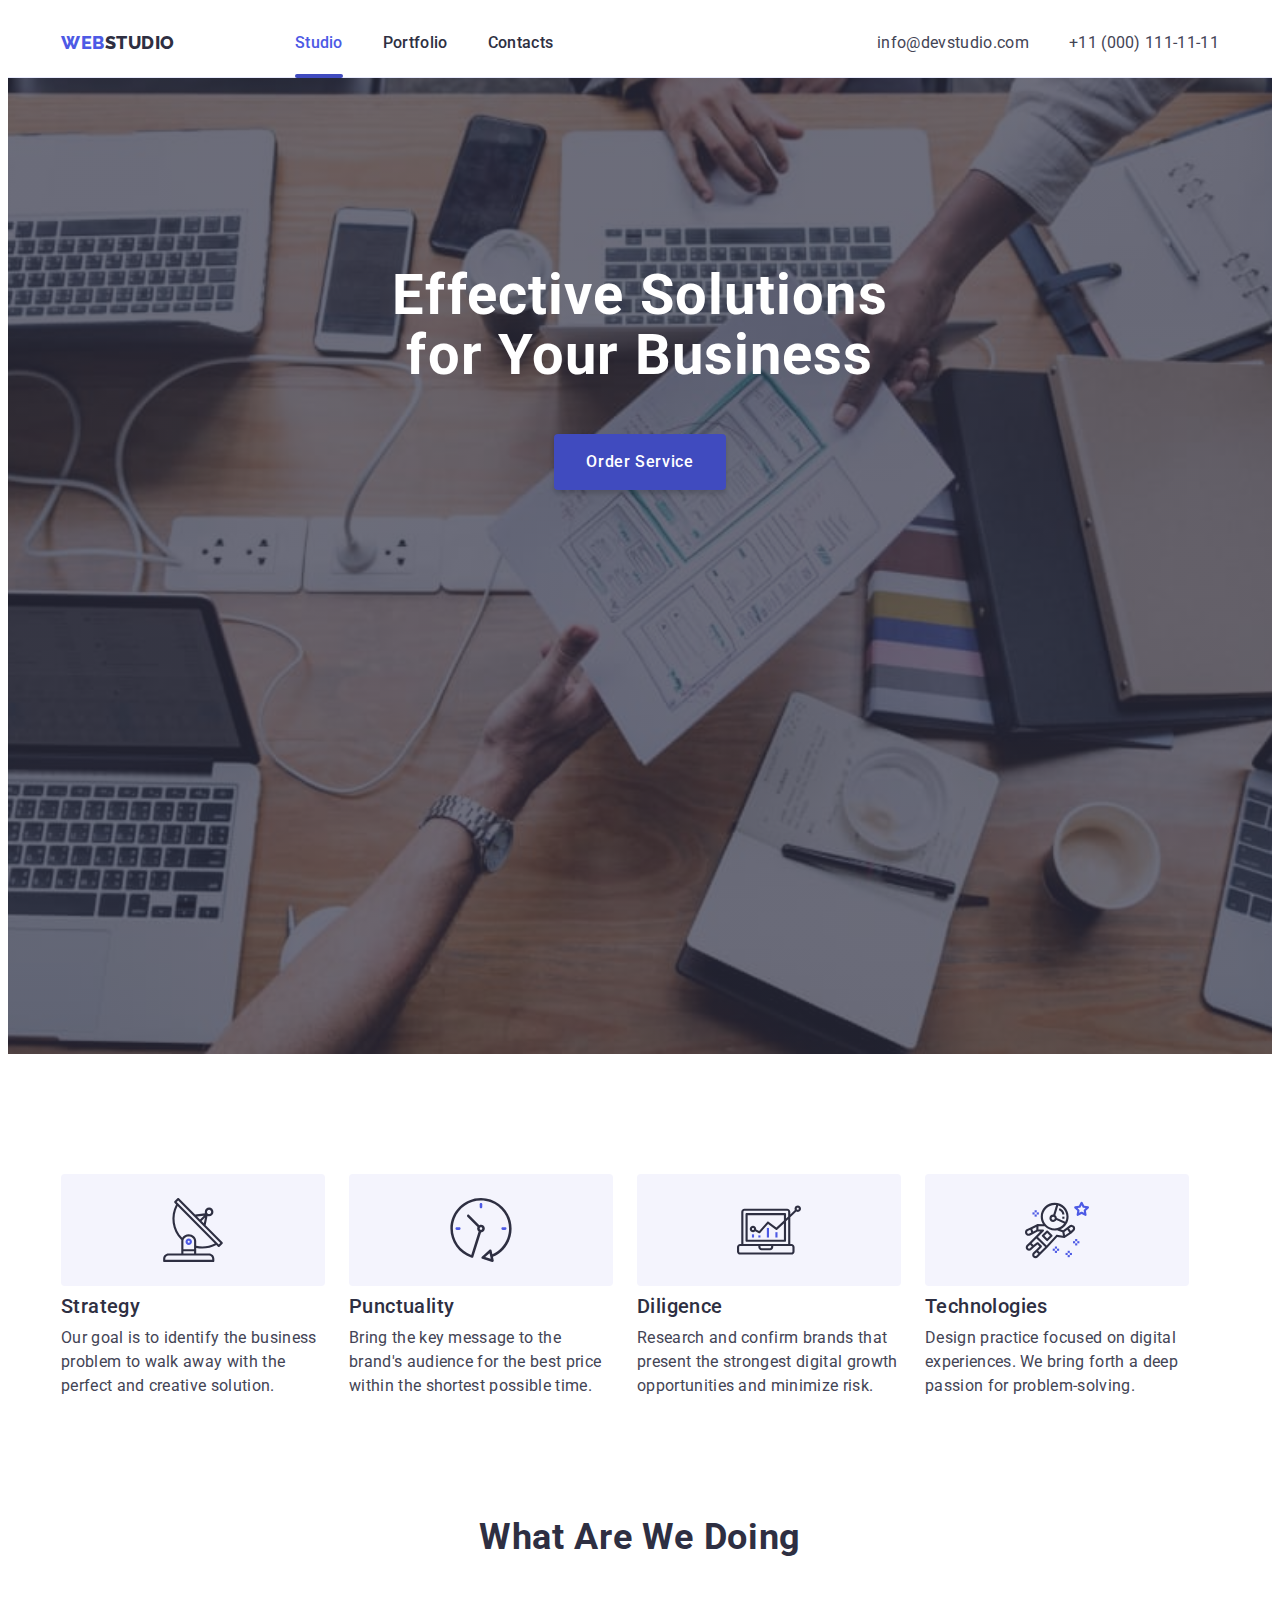
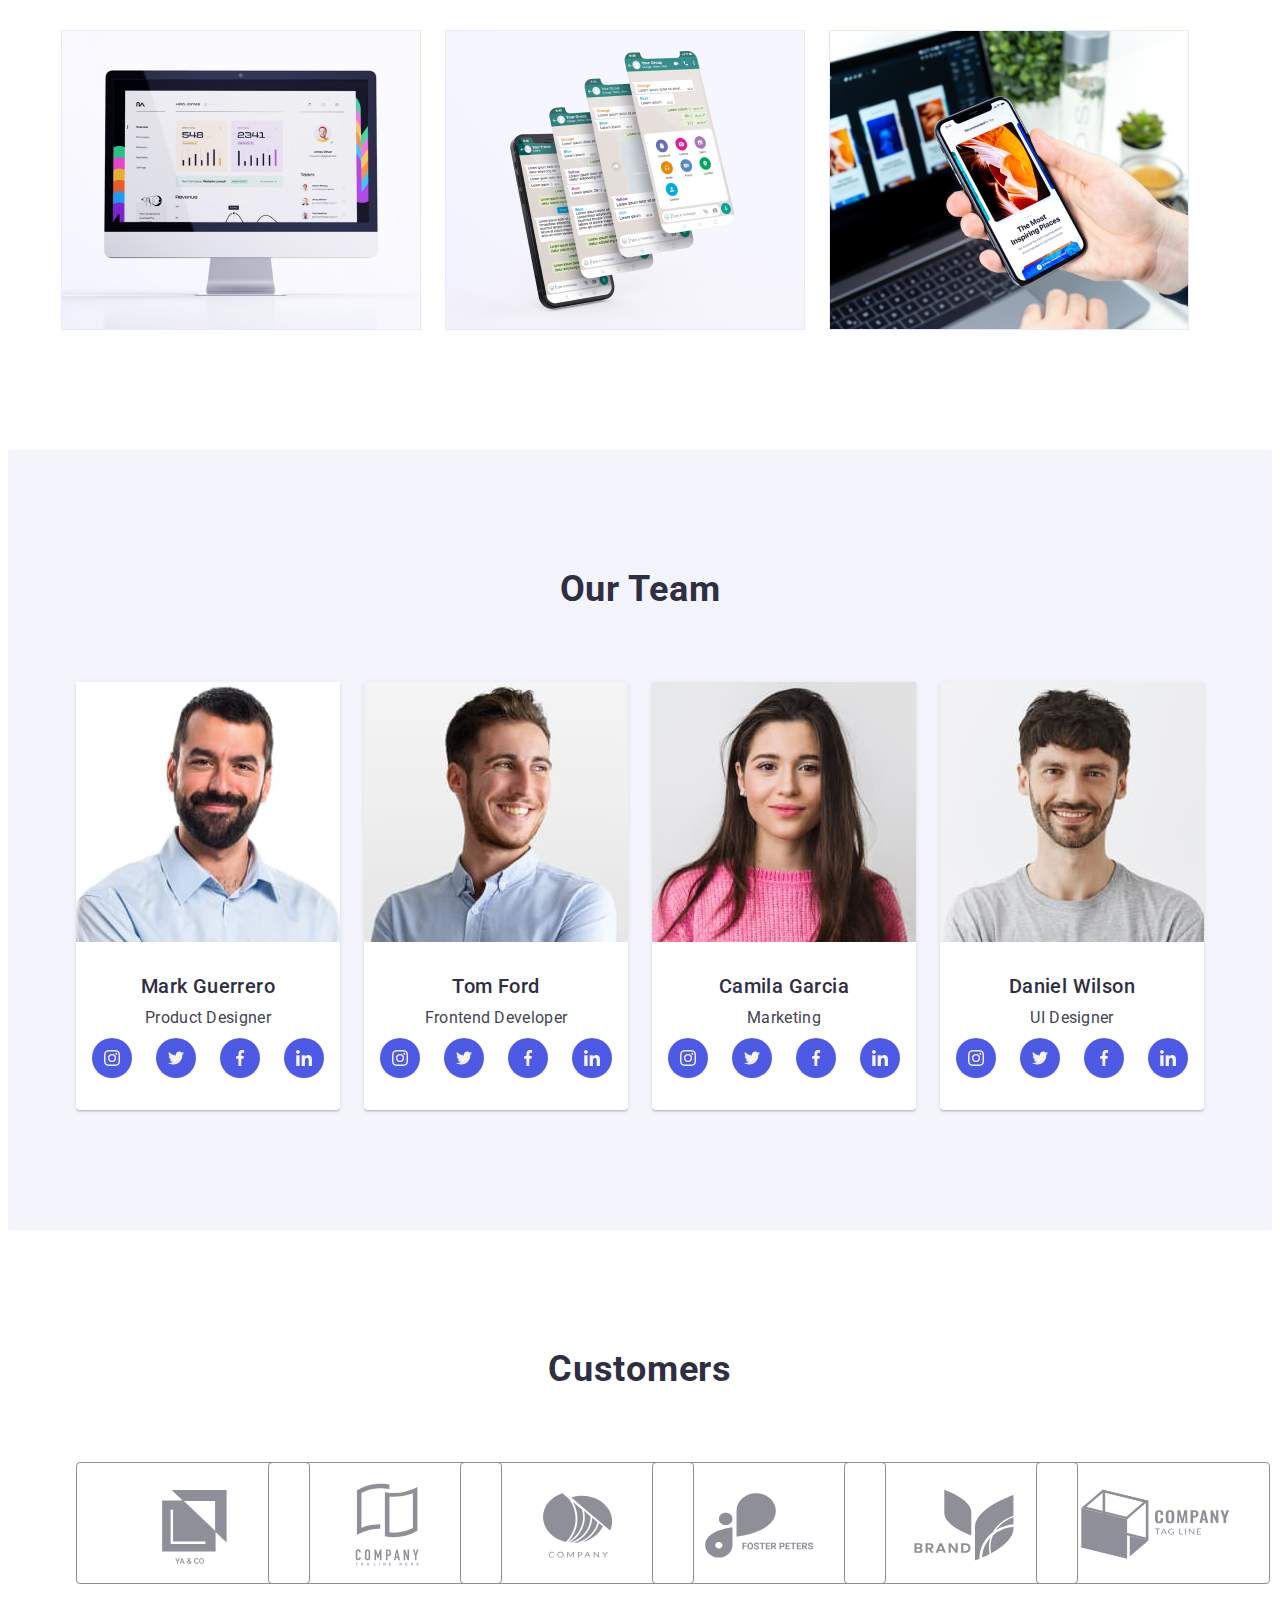
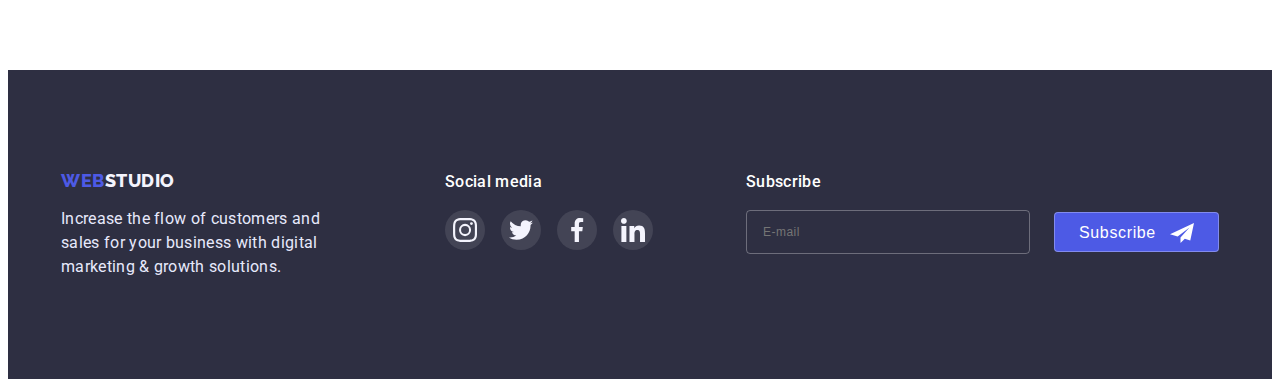
<file: index.html>
<!DOCTYPE html>
<html lang="en">
  <head>
    <meta charset="UTF-8" />
    <meta http-equiv="X-UA-Compatible" content="IE=edge" />
    <meta name="viewport" content="width=device-width, initial-scale=1.0" />
    <title>Document</title>
    <style>
      @import url("https://fonts.googleapis.com/css2?family=Raleway:wght@800&family=Roboto:wght@400;500;700;900&display=swap");
    </style>
    <link
      href="https://fonts.googleapis.com/css2?family=Raleway:wght@800&family=Roboto:wght@400;500;700;900&display=swap"
      rel="stylesheet"
    />
    <link
      rel="stylesheet"
      href="https://cdnjs.cloudflare.com/ajax/libs/modern-normalize/1.1.0/modern-normalize.min.css"
      integrity="sha512-wpPYUAdjBVSE4KJnH1VR1HeZfpl1ub8YT/NKx4PuQ5NmX2tKuGu6U/JRp5y+Y8XG2tV+wKQpNHVUX03MfMFn9Q=="
      crossorigin="anonymous"
      referrerpolicy="no-referrer"
    />
    <link rel="preconnect" href="https://fonts.googleapis.com" />
    <link rel="preconnect" href="https://fonts.gstatic.com" crossorigin />
    <link href="https://unpkg.com/aos@2.3.1/dist/aos.css" rel="stylesheet" />
    <!-- <link rel="stylesheet" href="./css/styles.css" />  -->
    <link
      rel="stylesheet"
      href="./css/mobile.css"
      media="screen and (max-width:767px)"
    />
    <link
      rel="stylesheet"
      href="./css/tablet.css"
      media="screen and (min-width:768px)"
    />
    <link
      rel="stylesheet"
      href="./css/desktop.css"
      media="screen and (min-width:1158px)"
    />
  </head>
  <!--main page-->
  <body>
    <header class="page-header">
      <div class="container">
        <nav class="nav">
          <a href="./index.html" class="logo"
            ><span class="span">Web</span>Studio</a
          >
          <ul class="site-nav list">
            <li class="item">
              <a href="" class="nav-link link-current">Studio</a>
            </li>
            <li class="item">
              <a href="./portfolio.html" class="nav-link">Portfolio</a>
            </li>
            <li class="item"><a href="" class="nav-link">Contacts</a></li>
          </ul>
        </nav>

        <address class="cont-pre">
          <ul class="address-list">
            <li class="item">
              <a class="site-address link" href="mailto:info@devstudio.com"
                >info@devstudio.com</a
              >
            </li>
            <li class="item">
              <a class="site-address link" href="tel:+110001111111"
                >+11 (000) 111-11-11</a
              >
            </li>
          </ul>
        </address>
        <button type="button" class="hamburger" data-menu-open>
          <svg width="32" height="22">
            <use href="./images/icons.svg#hamburger"></use>
          </svg>
        </button>
      </div>
      <div class="mob-menu is-hidden" data-menu>
        <div class="container-mob">
          <div>
            <button type="button" class="mob-close" data-menu-close>
              <svg width="24" height="24">
                <use href="./images/icons.svg#close"></use>
              </svg>
            </button>
            <ul class="mob-nav mob-list">
              <li class="mob-item">
                <a href="" class="mob-link link-current">Studio</a>
              </li>
              <li class="mob-item">
                <a href="./portfolio.html" class="mob-link">Portfolio</a>
              </li>
              <li class="mob-item"><a href="" class="mob-link">Contacts</a></li>
            </ul>
          </div>
          <div class="mob-cont">
            <ul class="mob-address mob-list">
              <li class="mob-item">
                <a class="mob-tel" href="tel:+110001111111"
                  >+11 (000) 111-11-11</a
                >
              </li>
              <li class="mob-item">
                <a class="mob-email" href="mailto:info@devstudio.com"
                  >info@devstudio.com</a
                >
              </li>
            </ul>
            <ul class="mob-soc-list mob-list">
              <li class="mob-soc-title">
                <a href="" class="mob-soc-link link">
                  <svg class="icon-social" width="16" height="16">
                    <use href="./images/icons.svg#instagram"></use>
                  </svg>
                </a>
              </li>
              <li class="mob-soc-title">
                <a href="" class="mob-soc-link link"
                  ><svg class="icon-social" width="16" height="16">
                    <use href="./images/icons.svg#twitter"></use></svg
                ></a>
              </li>
              <li class="mob-soc-title">
                <a href="" class="mob-soc-link link"
                  ><svg class="icon-social" width="16" height="16">
                    <use href="./images/icons.svg#facebook"></use></svg
                ></a>
              </li>
              <li class="mob-soc-title">
                <a href="" class="mob-soc-link link"
                  ><svg class="icon-social" width="16" height="16">
                    <use href="./images/icons.svg#linkedin"></use></svg
                ></a>
              </li>
            </ul>
          </div>
        </div>
      </div>
    </header>
    <main>
      <!--hero-->
      <section class="hero-title">
        <div class="container">
          <h1 class="hero-pre-title">Effective Solutions for Your Business</h1>
          <button class="hero-btn-activ btn" type="button" data-modal-open>
            Order Service
          </button>
        </div>
      </section>

      <section class="section">
        <div class="container">
          <h2 class="visually-hidden">text</h2>
          <ul class="features-list">
            <li class="item-pre icon-antena">
              <h3 class="section-title">Strategy</h3>
              <p class="section-link">
                Our goal is to identify the business problem to walk away with
                the perfect and creative solution.
              </p>
            </li>

            <li class="item-pre icon-clock">
              <h3 class="section-title">Punctuality</h3>
              <p class="section-link">
                Bring the key message to the brand's audience for the best price
                within the shortest possible time.
              </p>
            </li>

            <li class="item-pre icon-diagrama">
              <h3 class="section-title">Diligence</h3>
              <p class="section-link">
                Research and confirm brands that present the strongest digital
                growth opportunities and minimize risk.
              </p>
            </li>

            <li class="item-pre icon-astronaut">
              <h3 class="section-title">Technologies</h3>
              <p class="section-link">
                Design practice focused on digital experiences. We bring forth a
                deep passion for problem-solving.
              </p>
            </li>
          </ul>
        </div>
      </section>

      <section class="section section-cont">
        <div class="container">
          <h2 class="section-cont-title">What are we doing</h2>
          <ul class="list-cont">
            <li class="section-cont-list">
              <img
                src="./images/img.jpg"
                alt="photo"
                srcset="./images/img.jpg 1x, ./images/img1-2x.jpg 2x"
                width="360"
              />
            </li>
            <li class="section-cont-list">
              <img
                src="./images/img1.jpg"
                alt="photo"
                srcset="./images/img1.jpg 1x, ./images/img2-2x.jpg 2x"
                width="360"
              />
            </li>
            <li class="section-cont-list">
              <img
                src="./images/img2.jpg"
                alt="photo"
                srcset="./images/img2.jpg 1x, ./images/img3-2x.jpg 2x"
                width="360"
              />
            </li>
          </ul>
        </div>
      </section>

      <section class="section section-item">
        <div class="container">
          <h2 class="section-pre-title">Our Team</h2>
          <ul class="team-list">
            <li class="section-list">
              <img
                src="./images/Mark-mob.jpg"
                alt="photo Mark Guerrero"
                srcset="./images/Mark-mob.jpg 1x, ./images/Mark-mob2x.jpg 2x"
                width="264"
              />
              <!-- <img
                srcset="
                  ./images/team/team_mb@1x.jpg x1,
                  ./images/team/team_mb@2x.jpg x2,
                "
                src="./images/team/team_mb@1x.jpg"
                alt="photo Mark Guerrero"
              /> -->
              <div class="text-team">
                <h3 class="section-team-title">Mark Guerrero</h3>
                <p class="section-team-link">Product Designer</p>
                <ul class="section-soc-list list">
                  <li class="section-soc-title">
                    <a href="" class="section-soc-link link">
                      <svg class="icon-social" width="16" height="16">
                        <use href="./images/icons.svg#instagram"></use>
                      </svg>
                    </a>
                  </li>
                  <li class="section-soc-title">
                    <a href="" class="section-soc-link link"
                      ><svg class="icon-social" width="16" height="16">
                        <use href="./images/icons.svg#twitter"></use></svg
                    ></a>
                  </li>
                  <li class="section-soc-title">
                    <a href="" class="section-soc-link link"
                      ><svg class="icon-social" width="16" height="16">
                        <use href="./images/icons.svg#facebook"></use></svg
                    ></a>
                  </li>
                  <li class="section-soc-title">
                    <a href="" class="section-soc-link link"
                      ><svg class="icon-social" width="16" height="16">
                        <use href="./images/icons.svg#linkedin"></use></svg
                    ></a>
                  </li>
                </ul>
              </div>
            </li>
            <li class="section-list">
              <img src="./images/Tom-mob.jpg" alt="photo Tom Ford" srcset="./images/Tom-mob.jpg 1x, ./images/Tom-mob2x.jpg 2x" width="264" />
              <div class="text-team">
                <h3 class="section-team-title">Tom Ford</h3>
                <p class="section-team-link">Frontend Developer</p>
                <ul class="section-soc-list list">
                  <li class="section-soc-title">
                    <a href="" class="section-soc-link link">
                      <svg class="icon-social" width="16" height="16">
                        <use href="./images/icons.svg#instagram"></use>
                      </svg>
                    </a>
                  </li>
                  <li class="section-soc-title">
                    <a href="" class="section-soc-link link"
                      ><svg class="icon-social" width="16" height="16">
                        <use href="./images/icons.svg#twitter"></use></svg
                    ></a>
                  </li>
                  <li class="section-soc-title">
                    <a href="" class="section-soc-link link"
                      ><svg class="icon-social" width="16" height="16">
                        <use href="./images/icons.svg#facebook"></use></svg
                    ></a>
                  </li>
                  <li class="section-soc-title">
                    <a href="" class="section-soc-link link"
                      ><svg class="icon-social" width="16" height="16">
                        <use href="./images/icons.svg#linkedin"></use></svg
                    ></a>
                  </li>
                </ul>
              </div>
            </li>
            <li class="section-list">
              <img
                src="./images/Camila-mob.jpg"
                alt="photo Camila Garcia"
                srcset="./images/Camila-mob.jpg 1x, ./images/Camila-mob2x.jpg 2x"
                width="264"
              />
              <div class="text-team">
                <h3 class="section-team-title">Camila Garcia</h3>
                <p class="section-team-link">Marketing</p>
                <ul class="section-soc-list list">
                  <li class="section-soc-title">
                    <a href="" class="section-soc-link link">
                      <svg class="icon-social" width="16" height="16">
                        <use href="./images/icons.svg#instagram"></use>
                      </svg>
                    </a>
                  </li>
                  <li class="section-soc-title">
                    <a href="" class="section-soc-link link"
                      ><svg class="icon-social" width="16" height="16">
                        <use href="./images/icons.svg#twitter"></use></svg
                    ></a>
                  </li>
                  <li class="section-soc-title">
                    <a href="" class="section-soc-link link"
                      ><svg class="icon-social" width="16" height="16">
                        <use href="./images/icons.svg#facebook"></use></svg
                    ></a>
                  </li>
                  <li class="section-soc-title">
                    <a href="" class="section-soc-link link"
                      ><svg class="icon-social" width="16" height="16">
                        <use href="./images/icons.svg#linkedin"></use></svg
                    ></a>
                  </li>
                </ul>
              </div>
            </li>
            <li class="section-list">
              <img
                src="./images/Daniel-mob.jpg"
                alt="photo Daniel Wilson"
                srcset="./images/Daniel-mob.jpg 1x, ./images/Daniel-mob2x.jpg 2x"
                width="264"
              />
              <div class="text-team">
                <h3 class="section-team-title">Daniel Wilson</h3>
                <p class="section-team-link">UI Designer</p>
                <ul class="section-soc-list list">
                  <li class="section-soc-title">
                    <a href="" class="section-soc-link link">
                      <svg class="icon-social" width="16" height="16">
                        <use href="./images/icons.svg#instagram"></use>
                      </svg>
                    </a>
                  </li>
                  <li class="section-soc-title">
                    <a href="" class="section-soc-link link"
                      ><svg class="icon-social" width="16" height="16">
                        <use href="./images/icons.svg#twitter"></use></svg
                    ></a>
                  </li>
                  <li class="section-soc-title">
                    <a href="" class="section-soc-link link"
                      ><svg class="icon-social" width="16" height="16">
                        <use href="./images/icons.svg#facebook"></use></svg
                    ></a>
                  </li>
                  <li class="section-soc-title">
                    <a href="" class="section-soc-link link"
                      ><svg class="icon-social" width="16" height="16">
                        <use href="./images/icons.svg#linkedin"></use></svg
                    ></a>
                  </li>
                </ul>
              </div>
            </li>
          </ul>
        </div>
      </section>
      <section class="section section-company">
        <div class="container">
          <h2 class="section-pre-title">Customers</h2>

          <ul class="section-comp-list list">
            <li class="section-comp-title">
              <a href="" class="icon-company-link">
                <svg class="icon-company" width="104" height="56">
                  <use href="./images/icons.svg#YACO"></use>
                </svg>
              </a>
            </li>
            <li class="section-comp-title">
              <a href="" class="icon-company-link"
                ><svg class="icon-company" width="104" height="56">
                  <use href="./images/icons.svg#TAGLINE-HERE"></use></svg
              ></a>
            </li>
            <li class="section-comp-title">
              <a href="" class="icon-company-link"
                ><svg class="icon-company" width="104" height="56">
                  <use href="./images/icons.svg#COMPANY"></use></svg
              ></a>
            </li>
            <li class="section-comp-title">
              <a href="" class="icon-company-link"
                ><svg class="icon-company" width="104" height="56">
                  <use href="./images/icons.svg#FOSTER-PETERS"></use></svg
              ></a>
            </li>
            <li class="section-comp-title">
              <a href="" class="icon-company-link"
                ><svg class="icon-company" width="104" height="56">
                  <use href="./images/icons.svg#BRAND"></use></svg
              ></a>
            </li>
            <li class="section-comp-title">
              <a href="" class="icon-company-link"
                ><svg class="icon-company" width="104" height="56">
                  <use href="./images/icons.svg#TAG-LINE"></use></svg
              ></a>
            </li>
          </ul>
        </div>
      </section>
    </main>
    <!--Footer-->
    <footer class="footer">
      <div class="container footer-container">
        <div class="cont-logo">
          <a href="./index.html" class="footer-logo link"
            ><span class="footer-span">Web</span>Studio</a
          >

          <p class="footer-link">
            Increase the flow of customers and sales for your business with
            digital marketing & growth solutions.
          </p>
        </div>
        <div class="footer-social">
          <p class="footer-team-title">Social media</p>

          <ul class="footer-soc-list list">
            <li class="footer-soc-title">
              <a href="" class="footer-soc-link link">
                <svg class="icon-social" width="24" height="24">
                  <use href="./images/icons.svg#instagram"></use>
                </svg>
              </a>
            </li>
            <li class="footer-soc-title">
              <a href="" class="footer-soc-link link"
                ><svg class="icon-social" width="24" height="24">
                  <use href="./images/icons.svg#twitter"></use></svg
              ></a>
            </li>
            <li class="footer-soc-title">
              <a href="" class="footer-soc-link link"
                ><svg class="icon-social" width="24" height="24">
                  <use href="./images/icons.svg#facebook"></use></svg
              ></a>
            </li>
            <li class="footer-soc-title">
              <a href="" class="footer-soc-link link"
                ><svg class="icon-social" width="24" height="24">
                  <use href="./images/icons.svg#linkedin"></use></svg
              ></a>
            </li>
          </ul>
        </div>
        <!--Subscribe-->
        <div class="footer-subscribe">
          <p class="footer-team-title">Subscribe</p>
          <form action="#" class="footer-form">
            <label for="email" class="subscribe-text"></label>
            <div class="form-wrapper">
              <input
                type="email"
                id="email"
                name="user-email"
                class="subscribe-input"
                placeholder="E-mail"
                required
              />

              <button type="submit" class="button-subscribe button-sub-text">
                Subscribe
                <svg class="subscribe-icon" width="24" height="24">
                  <use href="./images/icons.svg#Frame-3"></use>
                </svg>
              </button>
            </div>
          </form>
        </div>
      </div>
    </footer>
    <!--Modal window-->
    <div class="backdrop is-hidden" data-modal>
      <div class="modal">
        <button type="button" class="modal-button" data-modal-close>
          <svg class="" width="8" height="8">
            <use href="./images/icons.svg#close"></use>
          </svg>
        </button>
        <p class="modal-title">Leave your contacts and we will call you back</p>
        <form action="#" class="modal-form">
          <div class="modal-field">
            <label class="input-text" for="user-name">Name</label>
            <div class="input-wrap">
              <input
                type="text"
                id="user-name"
                name="user-name"
                class="modal-input"
                placeholder=" "
                required
              />
              <svg class="modal-icon" width="18" height="18">
                <use href="./images/icons.svg#person"></use>
              </svg>
            </div>
          </div>
          <div class="modal-field">
            <label class="input-text" for="user-number">Phone</label>
            <div class="input-wrap">
              <input
                type="number"
                id="user-number"
                name="user-number"
                class="modal-input"
                placeholder=" "
                required
              />
              <svg class="modal-icon" width="18" height="24">
                <use href="./images/icons.svg#phone"></use>
              </svg>
            </div>
          </div>
          <div class="modal-field">
            <label class="input-text" for="user-email">Email</label>
            <div class="input-wrap">
              <input
                type="email"
                id="user-email"
                name="user-email"
                class="modal-input"
                placeholder=" "
              />
              <svg class="modal-icon" width="18" height="24">
                <use href="./images/icons.svg#email"></use>
              </svg>
            </div>
          </div>
          <div class="modal-field">
            <label class="input-text" for="input-text">Comment</label>
            <textarea
              name="input-text"
              id="input-text"
              class="modal-comment"
              placeholder="Text input"
            ></textarea>
          </div>
          <div class="modal-field">
            <input
              type="checkbox"
              id="policy"
              value="true"
              class="input-check visually-hidden"
              required
            />
            <label for="policy" class="check-text">
              <span>
                <svg class="check-icon" width="10" height="8">
                  <use href="./images/icons.svg#check"></use>
                </svg>
              </span>
              I accept the terms and conditions of the
              <a href="privacy">Privacy Policy</a>
            </label>
          </div>
          <button type="submit" class="button-modal">Send</button>
        </form>
      </div>
    </div>
    <script src="https://unpkg.com/aos@2.3.1/dist/aos.js"></script>
    <script>
      AOS.init();
    </script>
    <script src="./js/modal.js"></script>
    <script src="./js/menu.js"></script>
  </body>
</html>
</file>
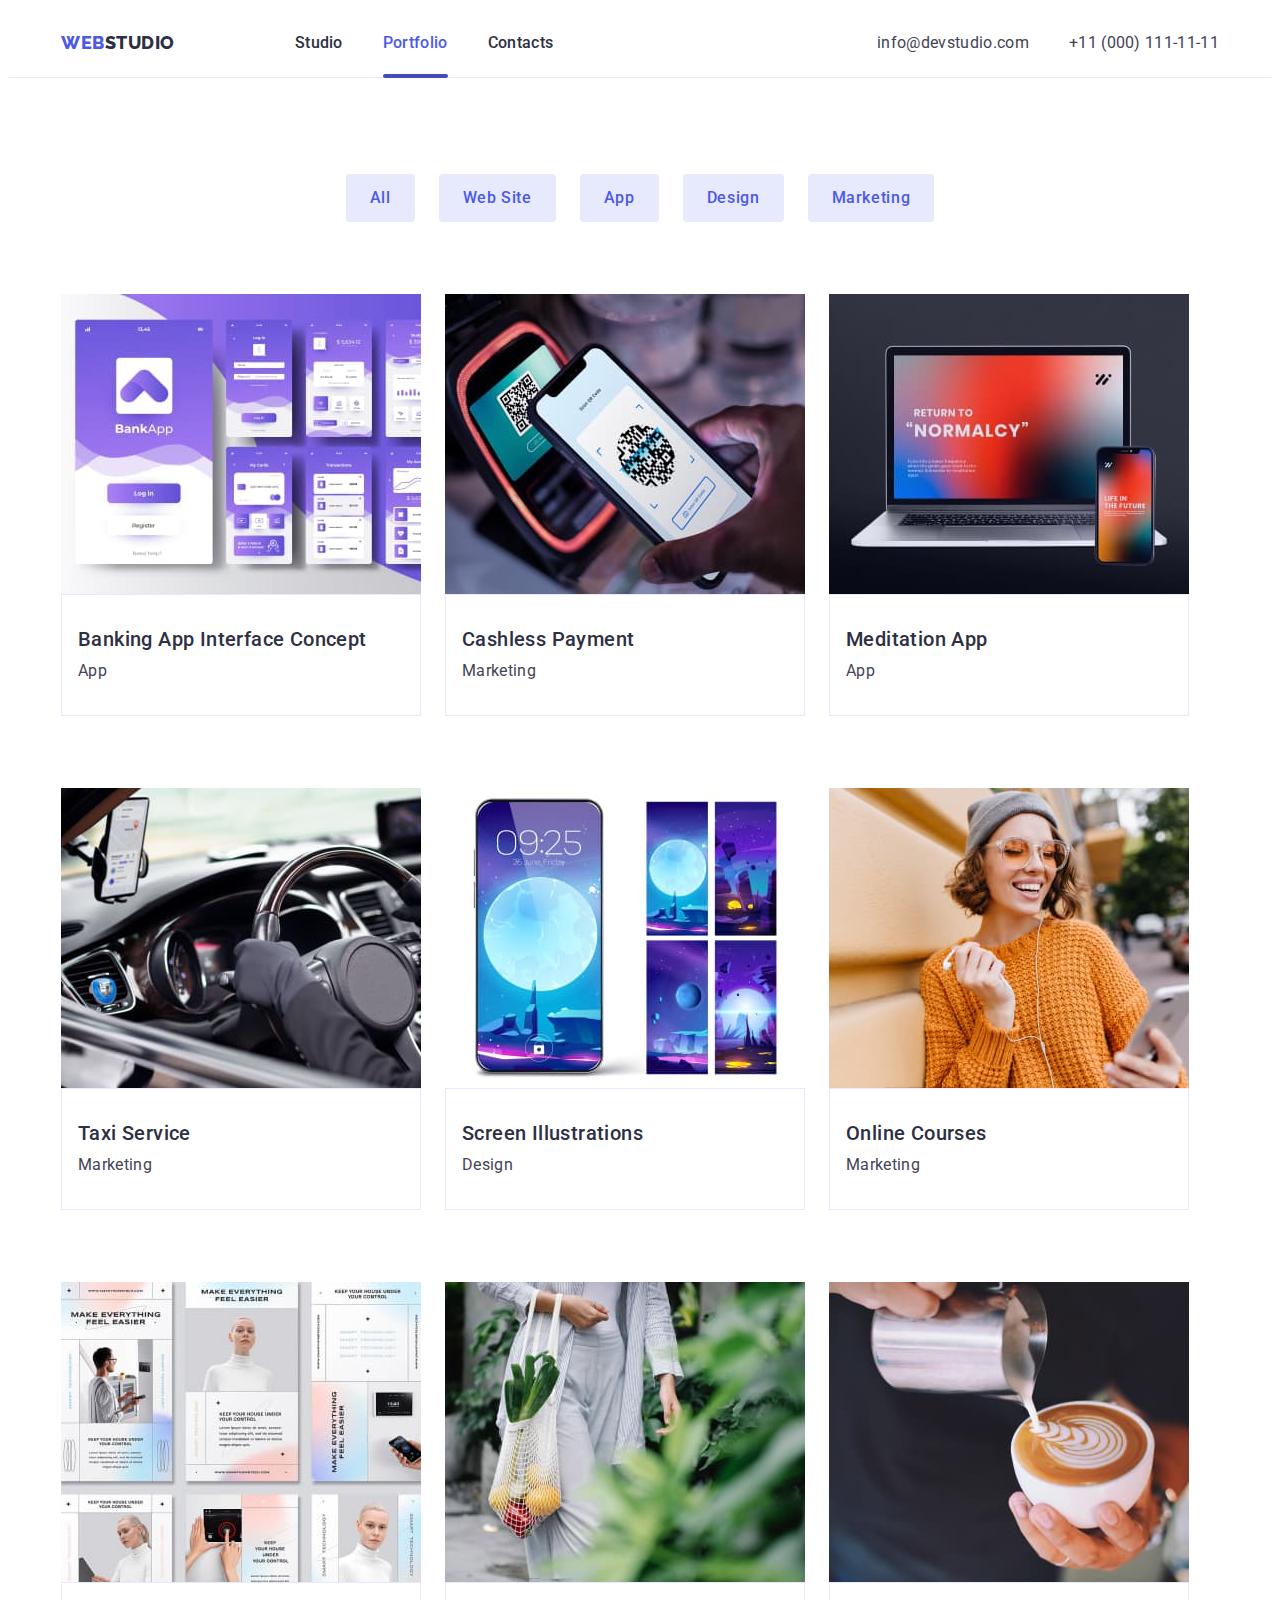
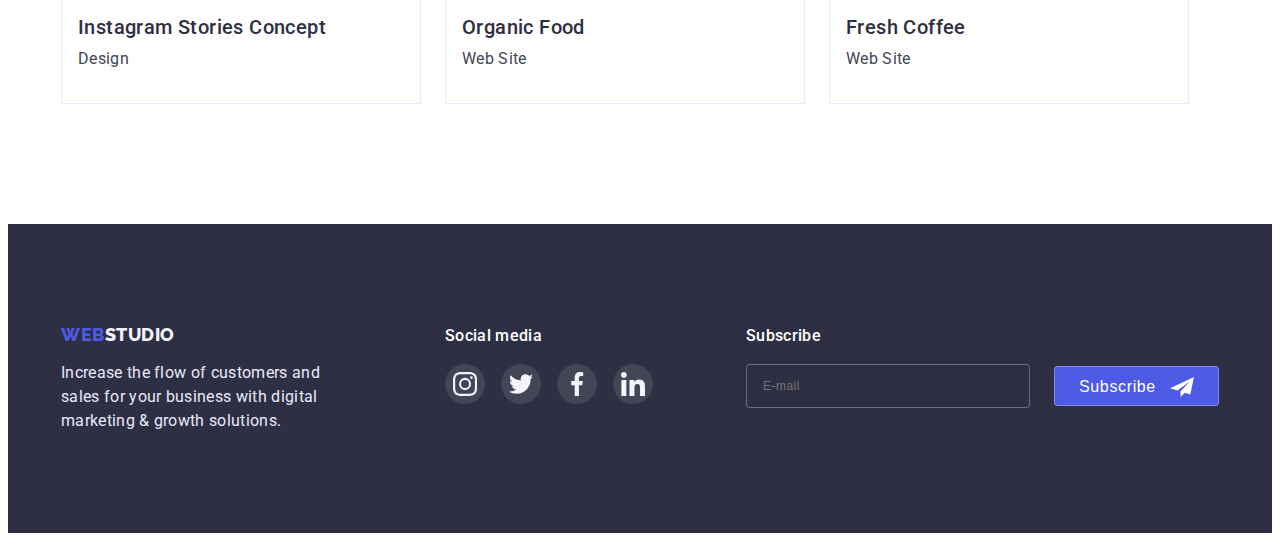
<file: portfolio.html>
<!DOCTYPE html>
<html lang="en">
  <head>
    <meta charset="UTF-8" />
    <meta http-equiv="X-UA-Compatible" content="IE=edge" />
    <meta name="viewport" content="width=device-width, initial-scale=1.0" />
    <title>Document</title>
    <link
      href="https://fonts.googleapis.com/css2?family=Raleway:wght@800&family=Roboto:wght@400;500;700;900&display=swap"
      rel="stylesheet"
    />
    <style>
      @import url("https://fonts.googleapis.com/css2?family=Raleway:wght@800&family=Roboto:wght@400;500;700;900&display=swap");
    </style>
    <link
      rel="stylesheet"
      href="https://cdnjs.cloudflare.com/ajax/libs/modern-normalize/1.1.0/modern-normalize.min.css"
      integrity="sha512-wpPYUAdjBVSE4KJnH1VR1HeZfpl1ub8YT/NKx4PuQ5NmX2tKuGu6U/JRp5y+Y8XG2tV+wKQpNHVUX03MfMFn9Q=="
      crossorigin="anonymous"
      referrerpolicy="no-referrer"
    />
    <link rel="preconnect" href="https://fonts.googleapis.com" />
    <link rel="preconnect" href="https://fonts.gstatic.com" crossorigin />
    <link href="https://unpkg.com/aos@2.3.1/dist/aos.css" rel="stylesheet" />
    <!-- <link rel="stylesheet" href="./css/styles.css" /> -->
    <link
      rel="stylesheet"
      href="./css/mobile.css"
      media="screen and (max-width:767px)"
    />
    <link
      rel="stylesheet"
      href="./css/tablet.css"
      media="screen and (min-width:768px)"
    />
    <link
      rel="stylesheet"
      href="./css/desktop.css"
      media="screen and (min-width:1158px)"
    />
  </head>
  <!--Body variant 2-->
  <body class="page">
    <!--Header Portfolio-->
    <header class="page-header">
      <div class="container">
        <nav class="nav">
          <a href="./index.html" class="logo"
            ><span class="span">Web</span>Studio</a
          >

          <ul class="site-nav list">
            <li class="item"><a href="./index.html" class="nav-link">Studio</a></li>
            <li class="item"><a href="" class="nav-link link-current">Portfolio</a></li>
            <li class="item"><a href="" class="nav-link">Contacts</a></li>
          </ul>
        </nav>
        <address class="cont-pre">
          <ul class="address-list">
            <li class="item">
              <a class="site-address link" href="mailto:info@devstudio.com"
                >info@devstudio.com</a
              >
            </li>
            <li class="item">
              <a class="site-address link" href="tel:+110001111111"
                >+11 (000) 111-11-11</a
              >
            </li>
          </ul>
        </address>
        <button type="button" class="hamburger" data-menu-open>
          <svg width="32" height="22">
            <use href="./images/icons.svg#hamburger"></use>
          </svg>
        </button>
      </div>
      <div class="mob-menu is-hidden" data-menu>
        <div class="container-mob">
          <div>
            <button type="button" class="mob-close" data-menu-close>
              <svg width="24" height="24">
                <use href="./images/icons.svg#close"></use>
              </svg>
            </button>
            <ul class="mob-nav mob-list">
              <li class="mob-item">
                <a href="" class="mob-link">Studio</a>
              </li>
              <li class="mob-item">
                <a href="./portfolio.html" class="mob-link link-current">Portfolio</a>
              </li>
              <li class="mob-item"><a href="" class="mob-link">Contacts</a></li>
            </ul>
          </div>
          <div class="mob-cont">
            <ul class="mob-address mob-list">
              <li class="mob-item">
                <a class="mob-tel" href="tel:+110001111111"
                  >+11 (000) 111-11-11</a
                >
              </li>
              <li class="mob-item">
                <a class="mob-email" href="mailto:info@devstudio.com"
                  >info@devstudio.com</a
                >
              </li>
            </ul>
            <ul class="mob-soc-list mob-list">
              <li class="mob-soc-title">
                <a href="" class="mob-soc-link link">
                  <svg class="icon-social" width="16" height="16">
                    <use href="./images/icons.svg#instagram"></use>
                  </svg>
                </a>
              </li>
              <li class="mob-soc-title">
                <a href="" class="mob-soc-link link"
                  ><svg class="icon-social" width="16" height="16">
                    <use href="./images/icons.svg#twitter"></use></svg
                ></a>
              </li>
              <li class="mob-soc-title">
                <a href="" class="mob-soc-link link"
                  ><svg class="icon-social" width="16" height="16">
                    <use href="./images/icons.svg#facebook"></use></svg
                ></a>
              </li>
              <li class="mob-soc-title">
                <a href="" class="mob-soc-link link"
                  ><svg class="icon-social" width="16" height="16">
                    <use href="./images/icons.svg#linkedin"></use></svg
                ></a>
              </li>
            </ul>
          </div>
        </div>
      </div>
    </header>
    <!--Main Portfolio-->
    <main>
      <section class="section section-pre">
        <h1 class="visually-hidden">text</h1>
        <div class="container">
          <ul class="section-pre-list">
            <li class="item">
              <button type="button" class="button-primary btn">All</button>
            </li>
            <li class="item">
              <button type="button" class="button-primary btn">Web Site</button>
            </li>
            <li class="item">
              <button type="button" class="button-primary btn">App</button>
            </li>
            <li class="item">
              <button type="button" class="button-primary btn">Design</button>
            </li>
            <li class="item">
              <button type="button" class="button-primary btn">
                Marketing
              </button>
            </li>
          </ul>
        </div>

        <div class="container">
          <ul class="section-portfolio">
            <li class="section-list-item gallery-cover">
              <a href="" class="shadow">
                <div class="gallery-wrap">
                  <picture></picture>
                  <img
                    src="./images/img7.jpg"
                    alt="Banking App Interface Concept"
                    srcset="./images/img7.jpg 1x, ./images/Banking2x.jpg 2x"
                    width="360 "
                    height=""       m
                  /></picture>
                  <p class="gallery-text">
                    14 Stylish and User-Friendly App Design Concepts · Task
                    Manager App · Calorie Tracker App · Exotic Fruit Ecommerce
                    App · Cloud Storage App
                  </p>
                </div>
                <div class="gallery">
                  <h2 class="section-title-gallery">Banking App Interface Concept</h2>
                  <p class="section-link-gallery">App</p>
                </div>
              </a>
            </li>
            <li class="section-list-item gallery-cover">
              <a href="" class="shadow">
                <div class="gallery-wrap">
                  <picture>
                  <img
                    src="./images/img8.jpg"
                    alt="Cashless Payment"
                    srcset="./images/img8.jpg 1x, ./images/Cashless2x.jpg 2x"
                    width="360"
                    height="300"
                  /></picture>
                  <p class="gallery-text">
                    14 Stylish and User-Friendly App Design Concepts · Task
                    Manager App · Calorie Tracker App · Exotic Fruit Ecommerce
                    App · Cloud Storage App
                  </p>
                </div>
                <div class="gallery">
                  <h2 class="section-title-gallery">Cashless Payment</h2>
                  <p class="section-link-gallery">Marketing</p>
                </div>
              </a>
            </li>
            <li class="section-list-item gallery-cover">
              <a href="" class="shadow">
                <div class="gallery-wrap">
                  <picture>
                  <img
                    src="./images/img9.jpg"
                    alt="Meditation App"
                    srcset="./images/img9.jpg 1x, ./images/Meditaion2x.jpg 2x"
                    width="360"
                    height="300"
                  /></picture>
                  <p class="gallery-text">
                    14 Stylish and User-Friendly App Design Concepts · Task
                    Manager App · Calorie Tracker App · Exotic Fruit Ecommerce
                    App · Cloud Storage App
                  </p>
                </div>
                <div class="gallery">
                  <h2 class="section-title-gallery">Meditation App</h2>
                  <p class="section-link-gallery">App</p>
                </div>
              </a>
            </li>
            <li class="section-list-item gallery-cover">
              <a href="" class="shadow">
                <div class="gallery-wrap">
                  <picture>
                  <img
                    src="./images/img10.jpg"
                    alt="Taxi Service"
                    srcset="./images/img10.jpg 1x, ./images/Taxi2x.jpg 2x"
                    width="360"
                    height="300"
                  /></picture>
                  <p class="gallery-text">
                    14 Stylish and User-Friendly App Design Concepts · Task
                    Manager App · Calorie Tracker App · Exotic Fruit Ecommerce
                    App · Cloud Storage App
                  </p>
                </div>
                <div class="gallery">
                  <h2 class="section-title-gallery">Taxi Service</h2>
                  <p class="section-link-gallery">Marketing</p>
                </div>
              </a>
            </li>
            <li class="section-list-item gallery-cover">
              <a href="" class="shadow">
                <div class="gallery-wrap">
                  <picture>
                  <img
                    src="./images/img11.jpg"
                    alt="Screen Illustrations"
                    srcset="./images/img11.jpg 1x, ./images/Screen2x.jpg 2x"
                    width="360"
                    height="300"
                  /></picture>
                  <p class="gallery-text">
                    14 Stylish and User-Friendly App Design Concepts · Task
                    Manager App · Calorie Tracker App · Exotic Fruit Ecommerce
                    App · Cloud Storage App
                  </p>
                </div>
                <div class="gallery">
                  <h2 class="section-title-gallery">Screen Illustrations</h2>
                  <p class="section-link-gallery">Design</p>
                </div>
              </a>
            </li>
            <li class="section-list-item gallery-cover">
              <a href="" class="shadow">
                <div class="gallery-wrap">
                  <picture>
                  <img
                    src="./images/img12.jpg"
                    alt="Online Courses"
                    srcset="./images/img12.jpg 1x, ./images/Online2x.jpg 2x"
                    width="360"
                    height="300"
                  /></picture>
                  <p class="gallery-text">
                    14 Stylish and User-Friendly App Design Concepts · Task
                    Manager App · Calorie Tracker App · Exotic Fruit Ecommerce
                    App · Cloud Storage App
                  </p>
                </div>
                <div class="gallery">
                  <h2 class="section-title-gallery">Online Courses</h2>
                  <p class="section-link-gallery">Marketing</p>
                </div>
              </a>
            </li>
            <li class="section-list-item gallery-cover">
              <a href="" class="shadow">
                <div class="gallery-wrap">
                  <picture>
                  <img
                    src="./images/img13.jpg"
                    alt="Instagram Stories Concept"
                    srcset="./images/img13.jpg 1x, ./images/Instagram2x.jpg 2x"
                    width="360"
                    height="300"
                  /></picture>
                  <p class="gallery-text">
                    14 Stylish and User-Friendly App Design Concepts · Task
                    Manager App · Calorie Tracker App · Exotic Fruit Ecommerce
                    App · Cloud Storage App
                  </p>
                </div>
                <div class="gallery">
                  <h2 class="section-title-gallery">Instagram Stories Concept</h2>
                  <p class="section-link-gallery">Design</p>
                </div>
              </a>
            </li>
            <li class="section-list-item gallery-cover">
              <a href="" class="shadow">
                <div class="gallery-wrap">
                  <picture>
                  <img
                    src="./images/img14.jpg"
                    alt="Organic Food"
                    srcset="./images/img14.jpg 1x, ./images/Organic2x.jpg 2x"
                    width="360"
                    height="300"
                  /></picture>
                  <p class="gallery-text">
                    14 Stylish and User-Friendly App Design Concepts · Task
                    Manager App · Calorie Tracker App · Exotic Fruit Ecommerce
                    App · Cloud Storage App
                  </p>
                </div>
                <div class="gallery">
                  <h2 class="section-title-gallery">Organic Food</h2>
                  <p class="section-link-gallery">Web Site</p>
                </div>
              </a>
            </li>
            <li class="section-list-item gallery-cover">
              <a href="" class="shadow">
                <div class="gallery-wrap">
                  <picture>
                  <img
                    src="./images/img15.jpg"
                    alt="Fresh Coffee"
                    srcset="./images/img15.jpg 1x, ./images/Coffee2x.jpg 2x"
                    width="360"
                    height="300"
                  /></picture>
                  <p class="gallery-text">
                    14 Stylish and User-Friendly App Design Concepts · Task
                    Manager App · Calorie Tracker App · Exotic Fruit Ecommerce
                    App · Cloud Storage App
                  </p>
                </div>
                <div class="gallery">
                  <h2 class="section-title-gallery">Fresh Coffee</h2>
                  <p class="section-link-gallery">Web Site</p>
                </div>
              </a>
            </li>
          </ul>
        </div>
      </section>
    </main>
    <!--Footer Portfolio-->
    <footer class="footer">
      <div class="container footer-container">
        <div class="cont-logo">
          <a href="./index.html" class="footer-logo link"
            ><span class="footer-span">Web</span>Studio</a
          >

          <p class="footer-link">
            Increase the flow of customers and sales for your business with
            digital marketing & growth solutions.
          </p>
        </div>
        <div class="footer-social">
          <p class="footer-team-title">Social media</p>

          <ul class="footer-soc-list list">
            <li class="footer-soc-title">
              <a href="" class="footer-soc-link link">
                <svg class="icon-social" width="24" height="24">
                  <use href="./images/icons.svg#instagram"></use>
                </svg>
              </a>
            </li>
            <li class="footer-soc-title">
              <a href="" class="footer-soc-link link"
                ><svg class="icon-social" width="24" height="24">
                  <use href="./images/icons.svg#twitter"></use></svg
              ></a>
            </li>
            <li class="footer-soc-title">
              <a href="" class="footer-soc-link link"
                ><svg class="icon-social" width="24" height="24">
                  <use href="./images/icons.svg#facebook"></use></svg
              ></a>
            </li>
            <li class="footer-soc-title">
              <a href="" class="footer-soc-link link"
                ><svg class="icon-social" width="24" height="24">
                  <use href="./images/icons.svg#linkedin"></use></svg
              ></a>
            </li>
          </ul>
        </div>
        <!--Subscribe-->
        <div class="footer-subscribe">
          <p class="footer-team-title">Subscribe</p>
          <form action="#" class="footer-form">
            <label for="email" class="subscribe-text"></label>
            <div class="form-wrapper">
              <input
                type="email"
                id="email"
                name="user-email"
                class="subscribe-input"
                placeholder="E-mail"
                required
              />

              <button type="submit" class="button-subscribe button-sub-text">
                Subscribe
                <svg class="subscribe-icon" width="24" height="24">
                  <use href="./images/icons.svg#Frame-3"></use>
                </svg>
              </button>
            </div>
          </form>
        </div>
      </div>
    </footer>
    <script src="https://unpkg.com/aos@2.3.1/dist/aos.js"></script>
    <script>
      AOS.init();
    </script>
    <script src="./js/menu.js"></script>
  </body>
</html>
</file>
<file: css/styles.css>
/* колер основного тексту color: #2E2F42;*/
/* колер вторинного тексту color: #434455;*/
/*білий color: #FFFFFF; */
/*background: #404BBF;
box-shadow: 0px 3px 1px rgba(0, 0, 0, 0.1), 0px 2px 1px rgba(0, 0, 0, 0.08), 0px 2px 2px rgba(0, 0, 0, 0.12);
border-radius: 4px;*/
/* IRIS color: #4D5AE5;*/ /* background: #2e2f42;*/
/*color: #E7E9FC;*/ /* color: #F4F4FD*/
/* колер вторинного фону color: #434455;*/
/*background: #F4F4FD;*/

:root {
  --main-title-color: #434455;
  --second-title-color: #2e2f42;
  --main-btn-color: #404bbf;
  --second-btn-color: #e7e9fc;
  --accent-color: #4d5ae5;
  --main-text-color: #ffffff;
  --background-color: #f4f4fd;
  --text-company-color:#8E8F99;
  --text-accent-company: #404BBF;
  --soc-focus-color:  #31D0AA;
}

p,
h1,
h2,
h3,
h4,
h5,
h6 {
  margin: 0;
}

ul {
  margin: 0;
  padding-left: 0;
}

img {
  display: block;
  width: 100%;
  height: auto;
}
.visually-hidden {
  position: absolute;
  white-space: nowrap;
  width: 1px;
  height: 1px;
  overflow: hidden;
  border: 0;
  padding: 0;
  clip: rect(0 0 0 0);
  clip-path: inset(50%);
  margin: -1px;
}

@keyframes rotator {
  0%{
    transform: rotate(0);
  }
  100%{
    transform: rotate(360deg);
  }
}
.page {
  font-family: "Roboto", sans-serif;
  background: var(--main-text-color);
  color: var(--main-title-color);
}
.container {
  max-width: 428px;
  padding-left: 15px;
  padding-right: 15px;
  margin: 0 auto;
}

.cont-pre {
  display: none;

}

.page-header {
  border-bottom: 1px solid var(--second-btn-color);
}

.logo {
  font-family: "Raleway", sans-serif;
  font-style: "normal";
  font-weight: 800;
  font-size: 18px;
  line-height: 1.17;
  letter-spacing: 0.03em;
  text-transform: uppercase;
  color: var(--second-title-color);
  text-decoration: none;
  display: flex;
  flex-direction: row;
  align-items: center;
  margin: auto;
}
.span {
  flex: none;
  order: 0;
  flex-grow: 0;
  color: var(--accent-color);
}
.hamburger{
  position: fixed;
  display: inline-flex;
  width: 32px; 
  height: 22px;
  z-index: 1;
  margin-right: 24px;
  margin-left: auto;
  margin-bottom: 24px;
  padding: 0;
  border: none;
  stroke-width: 0;
  stroke: currentColor;
  fill: currentColor;
  background-color: transparent;
  
}
.mob-menu {
  position: fixed;
  top: 0;
  width: 100%;
  height: 100%;
  background-color: var(--main-text-color);
  padding: 40px 40px;
  
}
.mob-menu > .container-mob {
  height: 100%;
  display: flex;
  flex-direction: column;
  justify-content: space-between;
  overflow-y: auto;
}
.container-mob {

}
.mob-close {
  display: block;
  margin-left: auto;
  margin-bottom: 16px;
  width: 24px;
  height: 24px;
  border: 1px solid rgba(0, 0, 0, 0.1);
  border-radius: 50%;
  display: flex;
  align-items: center;
  justify-content: center;
  background-color: var(--second-btn-color);

}
.mob-nav {
  margin-top: 16px;
  padding: 0;   
}
.mob-list {
  margin-bottom: 40px;
}
.mob-item:not(:last-child) {
  margin-bottom: 40px;
}
@media screen and (max-width: 428px) {
.mob-link {
  text-decoration: none;
  font-weight: 700;
  font-size: 26px;
  line-height: 1.11;
  letter-spacing: 0.02em;
  text-transform: capitalize;
  color: var(--second-title-color);
  }
}
.link-current {
}
.mob-cont {
  
}
.mob-address {
  margin-bottom: 48px;
}
@media screen and (max-width: 428px) {
.mob-tel {
  text-decoration: none;
  font-weight: 600;
  font-size: 26px;
  line-height: 1.11;
  text-transform: capitalize;
  color: var(--accent-color);
  margin-bottom: 40px;
}
}
.mob-email {
  text-decoration: none;
  font-weight: 500;
  font-size: 20px;
  line-height: 1.2;
  letter-spacing: 0.02em;
  color: var(--main-title-color);
  
}
.link {
}
.icon-social {
}
.mob-soc-list {
  display: flex;
  justify-content: center;
  list-style-type: none;
  gap: 20px;
}

.mob-soc-title{
  width: 40px;
  height: 40px;
}
.mob-soc-link {
  width: 100%;
  height: 100%;
  border-radius: 50%;
  display: flex;
  justify-content: center;
  align-items: center;
  background-color: var(--accent-color);
  transition: background-color 250ms cubic-bezier(0.4, 0, 0.2, 1) 
}
.section-soc-link:is(:hover,:focus) {
  background-color: var(--text-accent-company);
}

/*Hero*/
.hero-title {
  max-width: 1440px;
  max-height: 600px;  
  margin: 0 auto;
  padding: 112px 40px;
  text-align: center;
  color: var(--main-text-color);
  background: var(--main-title-color);
  background-image: linear-gradient(
    to right,
    rgba(46, 47, 66, 0.7),
    rgba(46, 47, 66, 0.7)
  ),
  url(../images/Dark-bg-mob.jpg);
  background-repeat: no-repeat;
  background-position: center;
  background-size: cover;
}
@media (min-device-pixel-ratio: 2),
  (min-resolution: 192dpi),
  (min-resolution: 2dppx) {
  .hero-title {
    background-image: linear-gradient(
      to right,
      rgba(46, 47, 66, 0.7),
      rgba(46, 47, 66, 0.7)
      ), url(../images/Dark-bg-mob2x.jpg);
  }
}
.hero-pre-title {
  font-weight: 700;
  width: 320px;
  margin-left: auto;
  margin-right: auto;
  font-size: 36px;
  line-height: 1.11;
  text-align: center;
  letter-spacing: 0.02em;
}

/*Button*/
.hero-btn-activ {
  cursor: pointer;

  font-family: "Roboto", sans-serif;
  font-style: normal;
  font-weight: 500;
  font-size: 16px;
  line-height: 1.5;

  letter-spacing: 0.04em;
  border: none;
  padding: 16px 32px;

  color: var(--main-text-color);
  background: var(--main-btn-color);
  box-shadow: 0px 4px 4px rgba(0, 0, 0, 0.15);
  border-radius: 4px;

  margin-top: 48px;
  transition: color 250ms cubic-bezier(0.4, 0, 0.2, 1)
  
}
.hero-btn-activ:is(:hover, :focus){
background-color: var(--accent-color);
}
.btn {
}
.hero-text-btn {
  color: var(--main-text-color);
}
.hero-btn-primary .btn:hover,
.btn:focus {
  color: var(--accent-color);
  background: var(--second-btn-color);
}
.button-activ {
  font-family: "Roboto";
  font-style: normal;
  font-weight: 500;
  font-size: 16px;
  line-height: 1.5;
  display: flex;
  align-items: center;
  text-align: center;
  letter-spacing: 0.04em;

  color: var(--main-text-color);
  flex: none;
  order: 0;
  flex-grow: 0;
  background: var(--main-btn-color);
  box-shadow: 0px 3px 1px rgba(0, 0, 0, 0.1), 0px 2px 1px rgba(0, 0, 0, 0.08),
    0px 2px 2px rgba(0, 0, 0, 0.12);
  border-radius: 4px;
}
.button-primary {
  cursor: pointer;
  font-family: "Roboto";
  font-style: normal;
  font-weight: 500;
  font-size: 16px;
  line-height: 1.5;
  display: flex;
  align-items: center;
  text-align: center;
  letter-spacing: 0.04em;
  border: none;
  color: var(--accent-color);
  flex: none;
  order: 0;
  flex-grow: 0;
  background: var(--second-btn-color);
  padding: 12px 24px;
  border-radius: 4px;
  transition: color 250ms cubic-bezier(0.4, 0, 0.2, 1), background-color 250ms cubic-bezier(0.4, 0, 0.2, 1), box-shadow 250ms cubic-bezier(0.4, 0, 0.2, 1);
}

.button-primary:hover {
  color: var(--main-text-color);
  background-color: var(--main-btn-color);
  box-shadow: 0px 3px 1px rgba(0, 0, 0, 0.1), 0px 2px 1px rgba(0, 0, 0, 0.08), 0px 2px 2px rgba(0, 0, 0, 0.12);
}

.button-primary:focus{
  color: var(--main-text-color);
  background-color: var(--accent-color);
}
/*Section*/
.section {
  padding: 120px 0;
  color: var(--main-text-color);
}


.section .item {
}
.section .item + .item {
  margin-left: 24px;
}
.section .item-pre {
}
.section .item-pre + .item-pre {
  margin-left: 24px;
}

.section-link {
  font-size: 16px;
  line-height: 1.5;
  letter-spacing: 0.02em;
  color: var(--main-title-color);
  margin-bottom: 72px;
}
.section-title {
  font-weight: 500;
  font-size: 36px;
  line-height: 1.11;
  letter-spacing: 0.02em;
  color: var(--second-title-color);
  
  margin-bottom: 8px;
}

/*Section Out Team*/

.section-pre-title {
  font-weight: 700;
  font-size: 36px;
  line-height: 1.11;
  text-align: center;
  letter-spacing: 0.02em;
  text-transform: capitalize;
  color: var(--second-title-color);
  margin-bottom: 72px;
}

.section-team-title {
  font-weight: 500;
  font-size: 20px;
  line-height: 1.2;
  letter-spacing: 0.02em;
  text-align: center;

  color: var(--second-title-color);
  margin-bottom: 8px;
}

.text-team {
  padding-top: 32px;
  padding-bottom: 32px;
}
.section-team-link {
  font-weight: 400;
  font-size: 16px;
  line-height: 1.5;
  letter-spacing: 0.02em;
  text-align: center;
  color: var(--main-title-color);
  margin-bottom: 8px;
}
.list .section-list + .section-list {
  margin-left: 24px;
}
.section-item {
  background: var(--background-color);
}
.section-list {

  background: var(--main-text-color);
  box-shadow: 0px 1px 6px rgba(46, 47, 66, 0.08), 0px 1px 1px rgba(46, 47, 66, 0.16), 0px 2px 1px rgba(46, 47, 66, 0.08);
  border-radius: 0px 0px 4px 4px;
  margin-top: 72px;
  
}
.section-list-item {
  margin-bottom: 48px;
  background: var(--main-text-color);
}

.section-soc-list {
  display: flex;
  justify-content: center;
  gap: 24px;
}
.section-soc-title{
  width: 40px;
  height: 40px;
}
.section-soc-link {
  width: 100%;
  height: 100%;
  border-radius: 50%;
  display: flex;
  justify-content: center;
  align-items: center;
  background-color: var(--accent-color);
  transition: background-color 250ms cubic-bezier(0.4, 0, 0.2, 1) 
}
.section-soc-link:is(:hover,:focus) {
  background-color: var(--text-accent-company);
}
  
/*Section Customers*/ 
.section-company{
  padding-top: 130px;
  padding-bottom: 120px;
}

.section-comp-list {
  display: flex;
  justify-content: center;

  gap: 16px;
}
.section-comp-title {

  width: calc((100%-48px)/2);
  height: 88px;
}
.icon-company-link {
  color: var(--text-company-color);
}

.icon-company{
  width: 100%;
  height: 100%;
  border: 1px solid var(--text-company-color);
  border-radius: 4px;
  display: flex;
  justify-content: center;
  align-items: center;
  fill: currentColor;
  padding: 16px 32px;
  transition: fill 250ms cubic-bezier(0.4, 0, 0.2, 1), border-color 250ms cubic-bezier(0.4, 0, 0.2, 1);

}

.icon-company:is(:hover,:focus) {
  border-color: var(--main-btn-color);
  fill: var(--main-btn-color);
}


.btn-social {
  
}
/*.icon-social {
  display: flex;
  flex-direction: column;
  justify-content: center;
  align-items: center;
  padding: 0px;
  gap: 24px;
  
  width: 232px;
  height: 40px;

}
.icon-social+.icon-social {
  margin-left: 24px;
}

/*Portfolio*/
.section-pre {
  padding-top: 96px;
  padding-bottom: 120px;
}
.section-pre-list {
  display: flex;
  justify-content: center;
  margin-bottom: 72px;
}

.gallery-cover:hover .gallery-text{
transform: translateY(0);
transition: transform 250ms ease;
}
.gallery {
  padding: 32px 0 32px 16px;
  border: 1px solid var(--second-btn-color);
}

.gallery-wrap{
  position: relative;
  overflow: hidden;
}

.gallery-text{
position: absolute;
width: 360px;
height: 300px;
top: 0;
padding: 40px;
font-family: 'Roboto';
font-style: normal;
font-weight: 400;
font-size: 16px;
line-height: 1.5;
letter-spacing: 0.02em;
color: var(--background-color);
background-color: var(--accent-color);
transform: translateY(100%);
transition: transform 300ms linear opacity 300ms linear;
}



.section-portfolio {
  display: flex;
  flex-wrap: wrap;
  margin-bottom: -48px;
}
.shadow {
  display: block;
  text-decoration: none;
  transition: box-shadow 250ms cubic-bezier(0.4, 0, 0.2, 1);
}
.shadow:is(:hover,:focus) {
  box-shadow: 0px 1px 6px rgba(46, 47, 66, 0.08), 0px 1px 1px rgba(46, 47, 66, 0.16), 0px 2px 1px rgba(46, 47, 66, 0.08);
}
.section-portfolio .section-list-item + .section-list-item {
  margin-left: 24px;
}

.section-portfolio .section-list-item + .section-list-item:nth-child(3n + 1) {
  margin-left: 0;
}

/*Footer*/

.footer {
  padding: 100px 0;
  background: var(--second-title-color);
}
.footer-container {
  flex-direction: column;
}
.footer-logo {
  font-family: "Raleway", sans-serif;
  font-weight: 800;
  font-size: 18px;
  line-height: 1.17;
  display: flex;
  align-items: center;
  letter-spacing: 0.03em;
  text-transform: uppercase;
  color: var(--background-color);
  margin-bottom: 16px;
}
.footer-span {
  font-family: "Raleway", sans-serif;
  font-weight: 800;
  font-size: 18px;
  line-height: 1.17;
  display: flex;
  align-items: center;
  letter-spacing: 0.03em;
  text-transform: uppercase;
  color: var(--accent-color);
  flex: none;
  order: 0;
  flex-grow: 0;
}
.footer-link {
  font-weight: 400;
  font-size: 16px;
  line-height: 1.5;
  letter-spacing: 0.02em;
  color: var(--second-btn-color);
  width: 264px;
}
.footer-social{
  display: flex;
  flex-direction: column;
  margin-left: 120px;
}
.footer-team-title {
  font-weight: 500;
  font-size: 16px;
  line-height: 1.5;
  letter-spacing: 0.02em;
  display: flex;
  text-align: center;
  color: var(--main-text-color);
  margin-bottom: 16px;
}
.footer-soc-list{
  display: flex;
  justify-content: center;
  gap: 16px;
}
.footer-soc-title {
  width: 40px;
  height: 40px;
}

.footer-soc-link{
  width: 100%;
  height: 100%;
  border-radius: 50%;
  display: flex;
  justify-content: center;
  align-items: center;
  background-color: rgba(255, 255, 255, 0.1);
  transition: background-color 250ms cubic-bezier(0.4, 0, 0.2, 1);
}
.footer-soc-link:is(:hover,:focus){

  background-color: var(--soc-focus-color);
}

.icon-social {
}
/*--- Footer subscribe ---*/
.footer-subscribe{
  display: flex;
  flex-direction: column;
  margin-left: auto;
}
.subscribe-text {
}
.subscribe-field {}
.form-wrapper {
  display: flex;
  align-items: center;
}
.subscribe-input {
  font-weight: 400;
  font-size: 12px;
  line-height: 2;
  display: flex;
  align-items: center;
  justify-items: center;
  letter-spacing: 0.04em;
  width: 264px;
  height: 40px;
  color: rgba(255, 255, 255, 0.6);
  border: 1px solid rgba(255, 255, 255, 0.3);
  border-radius: 4px;
  background-color: transparent;
  padding-left: 16px;
  outline: transparent;
  transition: border-color 250ms cubic-bezier(0.4, 0, 0.2, 1);
}
.subscribe-input:is(:hover,:focus) {
  filter: drop-shadow(0px 4px 4px rgba(0, 0, 0, 0.15));
  color: var(--main-text-color);
  border-color: var(--main-text-color);
}
.button-sub-text {
  font-weight: 500;
  font-size: 16px;
  line-height: 1.5;
  display: flex;
  align-items: center;
  text-align: center;
  letter-spacing: 0.04em;
  outline: transparent;
}

.button-subscribe {
  width: 165px;
  height: 40px;
  display: flex;
  flex-direction: row;
  justify-content: center;
  align-items: center;
  padding: 8px 24px;
  margin-left: 24px;
  color: var(--main-text-color);
  border: 1px solid rgba(255, 255, 255, 0.3);
  background: var(--accent-color);
  border-radius: 4px;
  outline: transparent;
  transition: background-color 250ms cubic-bezier(0.4, 0, 0.2, 1);
}
.button-subscribe:is(:hover,:focus) {
  background-color: var(--main-btn-color);
}
.subscribe-icon{
  margin-left: 16px;
  fill: var(--main-text-color);
}
/*Modal window*/
.backdrop {
  position: fixed;
  top: 0;
  left: 0;
  width: 100%;
  height: 100%;
  background: #FCFCFC;
  border-radius: 4px;
  background-color: rgba(0, 0, 0, 0.05);
  filter: drop-shadow(0px 1px 2px rgba(0, 0, 0, 0.2)) drop-shadow(0px 1px 3px rgba(0, 0, 0, 0.12)) drop-shadow(0px 1px 1px rgba(0, 0, 0, 0.14));
  transition: opacity 300ms linear, visibility 300ms linear;
}

.is-hidden {
  visibility: hidden;
  opacity: 0;
  pointer-events: none;
}

.backdrop .is-hidden .modal {
  transform: translate(-50%, -50%) scale(0);
}

.modal {
  position: absolute;
  top: 50%;
  left: 50%;
  transform: translate(-50%, -50%) scale(1);
  min-width: 400px;
  padding: 24px 24px;
  background-color: #FCFCFC;
  border-radius: 4px;
  box-shadow: 0px 1px 1px rgba(0, 0, 0, 0.14), 0px 1px 3px rgba(0, 0, 0, 0.12), 0px 2px 1px rgba(0, 0, 0, 0.2);
  opacity: 1;
  transition: transform 300ms linear;
}

.modal-button {
  cursor: pointer;
  width: 24px;
  height: 24px;
  border: 1px solid rgba(0, 0, 0, 0.1);
  border-radius: 50%;
  display: flex;
  align-items: center;
  justify-content: center;
  background-color: var(--second-btn-color);
  margin-left: auto;
  padding: 0;
  margin-bottom: 24px;
}
.modal-button:is(:hover,:focus) {
  background-color: var(--main-btn-color);
  fill: var(--main-text-color);
}
.modal-title {
  font-weight: 500;
  font-size: 16px;
  line-height: 1.5;
  letter-spacing: 0.02em;
  color: var(--second-title-color);
  text-align: center;
  margin-bottom: 8px;
}
.modal-field {
  margin-top: 8px;
}
.modal-input {
  width: 100%;
  height: 40px;
  border: 1px solid rgba(33, 33, 33, 0.2);
  border-radius: 4px;
  margin-top: 4px;
  background-color: transparent;
  padding-left: 38px;
  transition: border-color 250ms cubic-bezier(0.4, 0, 0.2, 1);
}
.modal-input::placeholder {
color: var(--main-btn-color);
font-size: 14px;
}
.modal-input:focus {
  border-color: var(--accent-color);
  outline: transparent;
}

.input-wrap {
  position: relative;
  /*fill: currentColor;*/
  /*transition: fill 250ms cubic-bezier(0.4, 0, 0.2, 1);*/
}
.modal-input:focus + .modal-icon {
  fill: var(--accent-color);
}
/*.input-wrap:is(:hover,:focus) {
  fill: var(--accent-color);
}*/

.input-text {
font-weight: 400;
font-size: 12px;
line-height: 1.33;
letter-spacing: 0.04em;
color: var(--text-company-color);
}

.modal-icon {
  position: absolute;
  left: 16px;
  top: 50%;
  transform: translateY(-50%);
  transition: fill 250ms cubic-bezier(0.4, 0, 0.2, 1);
}
.modal-comment {
  width: 100%;
  height: 120px;
  border-radius: 4px;
  margin-top: 4px;
  padding: 8px 16px;
  font-weight: 400;
  font-size: 12px;
  line-height: 1.33;
  letter-spacing: 0.04em;
  color: #212121;
  resize: none;
  border: 1px solid rgba(33, 33, 33, 0.2);
  background-color: transparent;
  transition: border-color 250ms cubic-bezier(0.4, 0, 0.2, 1);
  
}
.modal-comment:focus {
  border: 1px solid var(--accent-color);
  outline: transparent;
}

.check-text {
  font-weight: 400;
  font-size: 12px;
  line-height: 1.33;
  letter-spacing: 0.04em;
  color: #757575;
  display: flex;
  margin-bottom: 24px;
}
.check-text span {
  width: 16px;
  height: 16px;
  border: 1.25px solid #2E2F42;
  border-radius: 2px;
  margin-right: 8px;
  display: flex;
  align-items: center;
  justify-content: center;
  fill: transparent;
}
.input-check:checked + .check-text span {
  background-color: var(--main-btn-color);
  border: none;
  fill: var(--background-color); 
}

/*.chek-icon {
  box-sizing: border-box;
}

.policy:is(:hover, :focus) {
  color: var(--main-text-color);
  background-color: var(--main-btn-color);
}*/
.privacy {

}
.privacy:focus {
  color: var(--accent-color);
}
.button-modal {
  cursor: pointer;
  width: 169px;
  height: 56px;
  font-weight: 500;
  font-size: 16px;
  line-height: 1.5;
  letter-spacing: 0.04em;
  border: none;
  
  display: block;
  align-items: center;
  text-align: center;
  color: var(--main-text-color);
  background: var(--main-btn-color);
  box-shadow: 0px 4px 4px rgba(0, 0, 0, 0.15);
  border-radius: 4px;
  margin: 0 auto;
  transition: color 250ms cubic-bezier(0.4, 0, 0.2, 1), background-color 250ms cubic-bezier(0.4, 0, 0.2, 1), box-shadow 250ms cubic-bezier(0.4, 0, 0.2, 1);
}
.button-modal:is(:hover, :focus) {
  color: var(--main-text-color);
  background-color: var(--accent-color);
  box-shadow: 0px 3px 1px rgba(0, 0, 0, 0.1), 0px 2px 1px rgba(0, 0, 0, 0.08), 0px 2px 2px rgba(0, 0, 0, 0.12);
  outline: transparent;
}
</file>
<file: css/mobile.css>
/* колер основного тексту color: #2E2F42;*/
/* колер вторинного тексту color: #434455;*/
/*білий color: #FFFFFF; */
/*background: #404BBF;
box-shadow: 0px 3px 1px rgba(0, 0, 0, 0.1), 0px 2px 1px rgba(0, 0, 0, 0.08), 0px 2px 2px rgba(0, 0, 0, 0.12);
border-radius: 4px;*/
/* IRIS color: #4D5AE5;*/ /* background: #2e2f42;*/
/*color: #E7E9FC;*/ /* color: #F4F4FD*/
/* колер вторинного фону color: #434455;*/
/*background: #F4F4FD;*/

:root {
  --main-title-color: #434455;
  --second-title-color: #2e2f42;
  --main-btn-color: #404bbf;
  --second-btn-color: #e7e9fc;
  --accent-color: #4d5ae5;
  --main-text-color: #ffffff;
  --background-color: #f4f4fd;
  --text-company-color: #8e8f99;
  --text-accent-company: #404bbf;
  --soc-focus-color: #31d0aa;
}

p,
h1,
h2,
h3,
h4,
h5,
h6 {
  margin: 0;
}

ul {
  list-style: none;
  margin: 0;
  padding-left: 0;
}

img {
  display: block;
  width: 100%;
  height: auto;
}
.visually-hidden {
  position: absolute;
  white-space: nowrap;
  width: 1px;
  height: 1px;
  overflow: hidden;
  border: 0;
  padding: 0;
  clip: rect(0 0 0 0);
  clip-path: inset(50%);
  margin: -1px;
}

@keyframes rotator {
  0% {
    transform: rotate(0);
  }
  100% {
    transform: rotate(360deg);
  }
}
body {
  font-family: "Roboto", sans-serif;
  background: var(--main-text-color);
  color: var(--main-title-color);
}
.container {
  max-width: 428px;
  padding-left: 15px;
  padding-right: 15px;
  margin: 0 auto;
}
.section {
  padding: 96px 0;
}
.no-scroll {
  overflow: hidden;
}
.cont-pre {
  display: none;
}

.page-header {
  border-bottom: 1px solid var(--second-btn-color);
}
.page-header .container {
  display: flex;
  align-items: center;
  justify-content: space-between;
}

.logo {
  font-family: "Raleway", sans-serif;
  font-weight: 800;
  font-size: 18px;
  line-height: 1.17;
  letter-spacing: 0.03em;
  text-transform: uppercase;
  color: var(--second-title-color);
  text-decoration: none;
  display: flex;
  flex-direction: row;
  align-items: center;
  padding: 24px 0;
}
.span {
  color: var(--accent-color);
}
.site-nav {
  display: none;
}
.hamburger {
  /* position: fixed; */
  /* display: inline-flex; */
  /* position: sticky; */
  top: 24px;
  right: 16px;
  width: 32px;
  height: 22px;
  /* z-index: 1; */
  /* margin-right: 24px;
  margin-left: auto;
  margin-bottom: 24px; */
  padding: 0;
  border: none;
  stroke-width: 0;
  stroke: currentColor;
  fill: currentColor;
  background-color: transparent;
}
.mob-menu {
  position: fixed;
  top: 0;
  width: 100%;
  height: 100%;
  z-index: 100;
  background-color: var(--main-text-color);
  padding: 40px 40px;
}
.mob-menu > .container-mob {
  height: 100%;
  display: flex;
  flex-direction: column;
  justify-content: space-between;
  overflow-y: auto;
}
.container-mob {
}
.mob-close {
  display: block;
  margin-left: auto;
  margin-bottom: 16px;
  width: 24px;
  height: 24px;
  border: 1px solid rgba(0, 0, 0, 0.1);
  border-radius: 50%;
  display: flex;
  align-items: center;
  justify-content: center;
  background-color: var(--second-btn-color);
}
.mob-nav {
  margin-top: 16px;
  padding: 0;
}
.mob-list {
  margin-bottom: 40px;
}

.mob-item:not(:last-child) {
  margin-bottom: 40px;
}
.mob-link {
  text-decoration: none;
  font-weight: 700;
  font-size: 36px;
  line-height: 1.11;
  letter-spacing: 0.02em;
  text-transform: capitalize;
  color: var(--second-title-color);
}
.link-current {
}
.mob-cont {
}
.mob-address {
  margin-bottom: 48px;
}
.mob-tel {
  text-decoration: none;
  font-weight: 600;
  font-size: 36px;
  line-height: 1.11;
  text-transform: capitalize;
  color: var(--accent-color);
  margin-bottom: 40px;
}
.mob-email {
  text-decoration: none;
  font-weight: 500;
  font-size: 20px;
  line-height: 1.2;
  letter-spacing: 0.02em;
  color: var(--main-title-color);
}
.link {
}
.icon-social {
}
.mob-soc-list {
  display: flex;
  justify-content: center;
  list-style-type: none;
  gap: 54px;
}

.mob-soc-title {
  width: 40px;
  height: 40px;
}
.mob-soc-link {
  width: 100%;
  height: 100%;
  border-radius: 50%;
  display: flex;
  justify-content: center;
  align-items: center;
  background-color: var(--accent-color);
  transition: background-color 250ms cubic-bezier(0.4, 0, 0.2, 1);
}
.section-soc-link:is(:hover, :focus) {
  background-color: var(--text-accent-company);
}

/*Hero*/
.hero-title {
  max-width: 428px;
  height: 432px;
  margin: 0 auto;
  padding: 112px 0;
  text-align: center;
  color: var(--main-text-color);
  background: var(--main-title-color);
  background-image: linear-gradient(
      to right,
      rgba(46, 47, 66, 0.7),
      rgba(46, 47, 66, 0.7)
    ),
    url(../images/Dark-bg-mob.jpg);
  background-repeat: no-repeat;
  background-position: center;
  background-size: cover;
}
@media (min-device-pixel-ratio: 2),
  (min-resolution: 192dpi),
  (min-resolution: 2dppx) {
  .hero-title {
    background-image: linear-gradient(
        to right,
        rgba(46, 47, 66, 0.7),
        rgba(46, 47, 66, 0.7)
      ),
      url(../images/Dark-bg-mob2x.jpg);
  }
}
.hero-pre-title {
  font-weight: 700;
  max-width: 320px;
  margin-left: auto;
  margin-right: auto;
  font-size: 36px;
  line-height: 1.11;
  text-align: center;
  letter-spacing: 0.02em;
}

/*Button*/
.hero-btn-activ {
  cursor: pointer;

  font-family: "Roboto", sans-serif;
  font-style: normal;
  font-weight: 500;
  font-size: 16px;
  line-height: 1.5;

  letter-spacing: 0.04em;
  border: none;
  padding: 16px 32px;

  color: var(--main-text-color);
  background: var(--main-btn-color);
  box-shadow: 0px 4px 4px rgba(0, 0, 0, 0.15);
  border-radius: 4px;

  margin-top: 48px;
  transition: color 250ms cubic-bezier(0.4, 0, 0.2, 1);
}
.hero-btn-activ:is(:hover, :focus) {
  background-color: var(--accent-color);
}
.btn {
}
.hero-text-btn {
  color: var(--main-text-color);
}
.hero-btn-primary .btn:hover,
.btn:focus {
  color: var(--accent-color);
  background: var(--second-btn-color);
}
.button-activ {
  font-family: "Roboto";
  font-style: normal;
  font-weight: 500;
  font-size: 16px;
  line-height: 1.5;
  display: flex;
  align-items: center;
  text-align: center;
  letter-spacing: 0.04em;

  color: var(--main-text-color);
  flex: none;
  order: 0;
  flex-grow: 0;
  background: var(--main-btn-color);
  box-shadow: 0px 3px 1px rgba(0, 0, 0, 0.1), 0px 2px 1px rgba(0, 0, 0, 0.08),
    0px 2px 2px rgba(0, 0, 0, 0.12);
  border-radius: 4px;
}
.button-primary {
  cursor: pointer;
  font-family: "Roboto";
  font-style: normal;
  font-weight: 500;
  font-size: 16px;
  line-height: 1.5;
  display: flex;
  align-items: center;
  text-align: center;
  letter-spacing: 0.04em;
  border: none;
  color: var(--accent-color);
  flex: none;
  order: 0;
  flex-grow: 0;
  background: var(--second-btn-color);
  padding: 12px 24px;
  border-radius: 4px;
  transition: color 250ms cubic-bezier(0.4, 0, 0.2, 1),
    background-color 250ms cubic-bezier(0.4, 0, 0.2, 1),
    box-shadow 250ms cubic-bezier(0.4, 0, 0.2, 1);
}

.button-primary:hover {
  color: var(--main-text-color);
  background-color: var(--main-btn-color);
  box-shadow: 0px 3px 1px rgba(0, 0, 0, 0.1), 0px 2px 1px rgba(0, 0, 0, 0.08),
    0px 2px 2px rgba(0, 0, 0, 0.12);
}

.button-primary:focus {
  color: var(--main-text-color);
  background-color: var(--accent-color);
}
/*Section*/

.section-cont {
  display: none;
}

.section .item-pre:not(:last-child) {
  margin-bottom: 72px;
}

.section-link {
  font-weight: 500;
  font-size: 16px;
  line-height: 1.5;
  letter-spacing: 0.02em;
  color: var(--main-title-color);
}
.section-title {
  text-align: center;
  font-weight: 700;
  font-size: 36px;
  line-height: 1.11;
  letter-spacing: 0.02em;
  color: var(--second-title-color);

  margin-bottom: 8px;
}

/*Section Out Team*/

.section-pre-title {
  font-weight: 700;
  font-size: 36px;
  line-height: 1.11;
  text-align: center;
  letter-spacing: 0.02em;
  text-transform: capitalize;
  color: var(--second-title-color);
  margin-bottom: 72px;
}

.section-team-title {
  font-weight: 500;
  font-size: 20px;
  line-height: 1.2;
  letter-spacing: 0.02em;
  text-align: center;

  color: var(--second-title-color);
  margin-bottom: 8px;
}

.text-team {
  padding-top: 32px;
  padding-bottom: 32px;
}
.section-team-link {
  font-weight: 400;
  font-size: 16px;
  line-height: 1.5;
  letter-spacing: 0.02em;
  text-align: center;
  color: var(--main-title-color);
  margin-bottom: 8px;
}
.team-list .section-list + .section-list {
  margin-top: 72px;
}
.section-item {
  background: var(--background-color);
}
.section-list {
  width: 264px;
  margin: 0 auto;
  background: var(--main-text-color);
  box-shadow: 0px 1px 6px rgba(46, 47, 66, 0.08),
    0px 1px 1px rgba(46, 47, 66, 0.16), 0px 2px 1px rgba(46, 47, 66, 0.08);
  border-radius: 0px 0px 4px 4px;
}
.section-list-item {
  margin-bottom: 48px;
  background: var(--main-text-color);
}

.section-soc-list {
  display: flex;
  justify-content: center;
  gap: 24px;
}
.section-soc-title {
  width: 40px;
  height: 40px;
}
.section-soc-link {
  width: 100%;
  height: 100%;
  border-radius: 50%;
  display: flex;
  justify-content: center;
  align-items: center;
  background-color: var(--accent-color);
  transition: background-color 250ms cubic-bezier(0.4, 0, 0.2, 1);
}
.section-soc-link:is(:hover, :focus) {
  background-color: var(--text-accent-company);
}

/*Section Customers*/

.section-comp-list {
  display: flex;
  flex-wrap: wrap;
  justify-content: center;
  gap: 16px;
}
@media screen and (min-width: 428px) {
  .section-comp-list {
    gap: 72px 16px;
  }
}
.section-comp-title {
  /* width: calc((100%-48px) / 2); */
  width: 190px;
  height: 88px;
}
.icon-company-link {
  color: var(--text-company-color);
}

.icon-company {
  width: 100%;
  height: 100%;
  border: 1px solid var(--text-company-color);
  border-radius: 4px;
  display: flex;
  justify-content: center;
  align-items: center;
  fill: currentColor;
  padding: 16px 32px;
  transition: fill 250ms cubic-bezier(0.4, 0, 0.2, 1),
    border-color 250ms cubic-bezier(0.4, 0, 0.2, 1);
}

.icon-company:is(:hover, :focus) {
  border-color: var(--main-btn-color);
  fill: var(--main-btn-color);
}

.btn-social {
}
/*.icon-social {
  display: flex;
  flex-direction: column;
  justify-content: center;
  align-items: center;
  padding: 0px;
  gap: 24px;
  
  width: 232px;
  height: 40px;

}
.icon-social+.icon-social {
  margin-left: 24px;
}

/*Portfolio*/
.section {
  padding: 120px 0;
  color: var(--main-text-color);
}
.section .item {
}
.section .item + .item {
  margin-left: 24px;
}
.section-pre {
  padding-top: 48px;
  padding-bottom: 48px;
}
.section-pre-list {
  display: flex;
  justify-content: flex-start;
  flex-wrap: wrap;
  gap: 16px 24px;
  margin-bottom: 48px;
}

.gallery-cover:hover .gallery-text {
  transform: translateY(0);
  transition: transform 250ms ease;
}
.gallery {
  padding: 32px 0 32px 16px;
  border: 1px solid var(--second-btn-color);
}

.gallery-wrap {
  position: relative;
  overflow: hidden;
}
.section-title-gallery {
  font-family: 'Roboto';
  font-weight: 500;
  font-size: 20px;
  line-height: 1.2;
  letter-spacing: 0.02em;
  color: var(--second-title-color);
  margin-bottom: 8px;
}
.section-link-gallery {
  font-family: 'Roboto';
  font-weight: 400;
  font-size: 16px;
  line-height: 1.5;
  letter-spacing: 0.02em;
  color: var(--main-title-color);
  
}
.gallery-text {
  position: absolute;
  width: 100%;
  height: 280px;
  top: 0;
  padding: 40px;
  font-family: "Roboto";
  font-weight: 400;
  font-size: 16px;
  line-height: 1.5;
  letter-spacing: 0.02em;
  color: var(--background-color);
  background-color: var(--accent-color);
  transform: translateY(100%);
  transition: transform 300ms linear opacity 300ms linear;
}

.section-portfolio {
  display: flex;
  flex-wrap: wrap;
  margin-bottom: -48px;
}
.shadow {
  display: block;
  text-decoration: none;
  transition: box-shadow 250ms cubic-bezier(0.4, 0, 0.2, 1);
}
.shadow:is(:hover, :focus) {
  box-shadow: 0px 1px 6px rgba(46, 47, 66, 0.08),
    0px 1px 1px rgba(46, 47, 66, 0.16), 0px 2px 1px rgba(46, 47, 66, 0.08);
}
/* .section-portfolio .section-list-item + .section-list-item { 
  margin-top: 48px;
 } */
.section-list-item {
  margin-bottom: 48px;
  background: var(--main-text-color);
  width: 300px;
  height: auto;
}

/* .section-portfolio .section-list-item + .section-list-item:nth-child(3n + 1) { 
  margin-left: 0;
 } */

/*Footer*/

.footer {
  padding: 100px 0;
  background: var(--second-title-color);
}
/* .footer-container {
  flex-direction: column;
} */
.cont-logo {
  margin-bottom: 72px;
}
.footer-logo {
  font-family: "Raleway", sans-serif;
  font-weight: 800;
  font-size: 18px;
  line-height: 1.17;
  display: flex;
  justify-content: center;
  letter-spacing: 0.03em;
  text-transform: uppercase;
  color: var(--background-color);
  margin-bottom: 16px;
  text-decoration: none;
}
.footer-span {
  color: var(--accent-color);
}
.footer-link {
  font-weight: 400;
  font-size: 16px;
  line-height: 1.5;
  letter-spacing: 0.02em;
  color: var(--second-btn-color);
  width: 264px;
  margin: 0 auto;
}
.footer-social {
  text-align: center;
  margin-bottom: 72px;
}
.footer-team-title {
  font-weight: 500;
  font-size: 16px;
  line-height: 1.5;
  letter-spacing: 0.02em;

  color: var(--main-text-color);
  margin-bottom: 16px;
}
.footer-soc-list {
  display: flex;
  justify-content: center;
  gap: 16px;
}
.footer-soc-title {
  width: 40px;
  height: 40px;
}

.footer-soc-link {
  width: 100%;
  height: 100%;
  border-radius: 50%;
  display: flex;
  justify-content: center;
  align-items: center;
  background-color: rgba(255, 255, 255, 0.1);
  transition: background-color 250ms cubic-bezier(0.4, 0, 0.2, 1);
}
.footer-soc-link:is(:hover, :focus) {
  background-color: var(--soc-focus-color);
}

.icon-social {
}
/*--- Footer subscribe ---*/
.footer-subscribe {
  text-align: center;
}
.subscribe-text {
}
.subscribe-field {
}
.form-wrapper {
  align-items: center;
}
.subscribe-input {
  font-weight: 400;
  font-size: 12px;
  line-height: 2;
  display: flex;
  align-items: center;
  justify-items: center;
  letter-spacing: 0.04em;
  width: 100%;
  height: 40px;
  margin-bottom: 16px;
  color: rgba(255, 255, 255, 0.6);
  border: 1px solid rgba(255, 255, 255, 0.3);
  border-radius: 4px;
  background-color: transparent;
  padding-left: 16px;
  outline: transparent;
  transition: border-color 250ms cubic-bezier(0.4, 0, 0.2, 1);
}
.subscribe-input:is(:hover, :focus) {
  filter: drop-shadow(0px 4px 4px rgba(0, 0, 0, 0.15));
  color: var(--main-text-color);
  border-color: var(--main-text-color);
}
.button-sub-text {
  font-weight: 500;
  font-size: 16px;
  line-height: 1.5;
  /* display: flex;
  align-items: center;
  text-align: center; */
  letter-spacing: 0.04em;
  outline: transparent;
}

.button-subscribe {
  position: relative;
  width: 165px;
  height: 40px;
  margin: 0 auto;
  text-align: left;
  /* display: flex; */
  /* flex-direction: row;
  justify-content: center;
  align-items: center; */
  padding: 8px 24px;

  color: var(--main-text-color);
  border: 1px solid rgba(255, 255, 255, 0.3);
  background: var(--accent-color);
  border-radius: 4px;
  outline: transparent;
  transition: background-color 250ms cubic-bezier(0.4, 0, 0.2, 1);
}
.button-subscribe:is(:hover, :focus) {
  background-color: var(--main-btn-color);
}
.subscribe-icon {
  position: absolute;

  right: 24px;
  fill: var(--main-text-color);
}
/*Modal window*/
.backdrop {
  position: fixed;
  top: 0;
  left: 0;
  width: 100%;
  height: 100%;
  background: #fcfcfc;
  border-radius: 4px;
  background-color: rgba(0, 0, 0, 0.05);
  filter: drop-shadow(0px 1px 2px rgba(0, 0, 0, 0.2))
    drop-shadow(0px 1px 3px rgba(0, 0, 0, 0.12))
    drop-shadow(0px 1px 1px rgba(0, 0, 0, 0.14));
  transition: opacity 300ms linear, visibility 300ms linear;
}

.is-hidden {
  visibility: hidden;
  opacity: 0;
  pointer-events: none;
}

.backdrop .is-hidden .modal {
  transform: translate(-50%, -50%) scale(0);
}

.modal {
  position: absolute;
  top: 50%;
  left: 50%;
  transform: translate(-50%, -50%) scale(1);

  width: 95%;
  max-width: 392px;
  height: 95%;
  max-height: 586px;
  overflow: scroll;

  padding: 72px 24px 24px;
  background-color: #fcfcfc;
  border-radius: 4px;
  box-shadow: 0px 1px 1px rgba(0, 0, 0, 0.14), 0px 1px 3px rgba(0, 0, 0, 0.12),
    0px 2px 1px rgba(0, 0, 0, 0.2);
  opacity: 1;
  transition: transform 300ms linear;
}

.modal-button {
  position: absolute;
  top: 24px;
  right: 24px;
  cursor: pointer;
  width: 24px;
  height: 24px;
  border: 1px solid rgba(0, 0, 0, 0.1);
  border-radius: 50%;
  display: flex;
  align-items: center;
  justify-content: center;
  background-color: var(--second-btn-color);
  margin-left: auto;
  padding: 0;
}
.modal-button:is(:hover, :focus) {
  background-color: var(--main-btn-color);
  fill: var(--main-text-color);
}
.modal-title {
  font-weight: 500;
  font-size: 16px;
  line-height: 1.5;
  letter-spacing: 0.02em;
  color: var(--second-title-color);
  text-align: center;
  margin-bottom: 8px;
}
.modal-field {
  margin-top: 8px;
}
.modal-input {
  width: 100%;
  height: 40px;
  border: 1px solid rgba(33, 33, 33, 0.2);
  border-radius: 4px;
  margin-top: 4px;
  background-color: transparent;
  padding-left: 38px;
  transition: border-color 250ms cubic-bezier(0.4, 0, 0.2, 1);
}
.modal-input::placeholder {
  color: var(--main-btn-color);
  font-size: 14px;
}
.modal-input:focus {
  border-color: var(--accent-color);
  outline: transparent;
}

.input-wrap {
  position: relative;
  /*fill: currentColor;*/
  /*transition: fill 250ms cubic-bezier(0.4, 0, 0.2, 1);*/
}
.modal-input:focus + .modal-icon {
  fill: var(--accent-color);
}
/*.input-wrap:is(:hover,:focus) {
  fill: var(--accent-color);
}*/

.input-text {
  font-weight: 400;
  font-size: 12px;
  line-height: 1.33;
  letter-spacing: 0.04em;
  color: var(--text-company-color);
}

.modal-icon {
  position: absolute;
  left: 16px;
  top: 50%;
  transform: translateY(-50%);
  transition: fill 250ms cubic-bezier(0.4, 0, 0.2, 1);
}
.modal-comment {
  width: 100%;
  height: 120px;
  border-radius: 4px;
  margin-top: 4px;
  padding: 8px 16px;
  font-weight: 400;
  font-size: 12px;
  line-height: 1.33;
  letter-spacing: 0.04em;
  color: #212121;
  resize: none;
  border: 1px solid rgba(33, 33, 33, 0.2);
  background-color: transparent;
  transition: border-color 250ms cubic-bezier(0.4, 0, 0.2, 1);
}
.modal-comment:focus {
  border: 1px solid var(--accent-color);
  outline: transparent;
}

.check-text {
  font-weight: 400;
  font-size: 12px;
  line-height: 1.33;
  letter-spacing: 0.04em;
  color: #757575;
  display: flex;
  margin-bottom: 24px;
}
.check-text span {
  width: 16px;
  height: 16px;
  border: 1.25px solid #2e2f42;
  border-radius: 2px;
  margin-right: 8px;
  display: flex;
  align-items: center;
  justify-content: center;
  fill: transparent;
}
.input-check:checked + .check-text span {
  background-color: var(--main-btn-color);
  border: none;
  fill: var(--background-color);
}

/*.chek-icon {
  box-sizing: border-box;
}

.policy:is(:hover, :focus) {
  color: var(--main-text-color);
  background-color: var(--main-btn-color);
}*/
.privacy {
}
.privacy:focus {
  color: var(--accent-color);
}
.button-modal {
  cursor: pointer;
  width: 169px;
  height: 56px;
  font-weight: 500;
  font-size: 16px;
  line-height: 1.5;
  letter-spacing: 0.04em;
  border: none;

  display: block;
  align-items: center;
  text-align: center;
  color: var(--main-text-color);
  background: var(--main-btn-color);
  box-shadow: 0px 4px 4px rgba(0, 0, 0, 0.15);
  border-radius: 4px;
  margin: 0 auto;
  transition: color 250ms cubic-bezier(0.4, 0, 0.2, 1),
    background-color 250ms cubic-bezier(0.4, 0, 0.2, 1),
    box-shadow 250ms cubic-bezier(0.4, 0, 0.2, 1);
}
.button-modal:is(:hover, :focus) {
  color: var(--main-text-color);
  background-color: var(--accent-color);
  box-shadow: 0px 3px 1px rgba(0, 0, 0, 0.1), 0px 2px 1px rgba(0, 0, 0, 0.08),
    0px 2px 2px rgba(0, 0, 0, 0.12);
  outline: transparent;
}
</file>
<file: css/tablet.css>
/* колер основного тексту color: #2E2F42;*/
/* колер вторинного тексту color: #434455;*/
/*білий color: #FFFFFF; */
/*background: #404BBF;
box-shadow: 0px 3px 1px rgba(0, 0, 0, 0.1), 0px 2px 1px rgba(0, 0, 0, 0.08), 0px 2px 2px rgba(0, 0, 0, 0.12);
border-radius: 4px;*/
/* IRIS color: #4D5AE5;*/ /* background: #2e2f42;*/
/*color: #E7E9FC;*/ /* color: #F4F4FD*/
/* колер вторинного фону color: #434455;*/
/*background: #F4F4FD;*/

:root {
  --main-title-color: #434455;
  --second-title-color: #2e2f42;
  --main-btn-color: #404bbf;
  --second-btn-color: #e7e9fc;
  --accent-color: #4d5ae5;
  --main-text-color: #ffffff;
  --background-color: #f4f4fd;
  --text-company-color: #8e8f99;
  --text-accent-company: #404bbf;
  --soc-focus-color: #31d0aa;
}

p,
h1,
h2,
h3,
h4,
h5,
h6 {
  margin: 0;
}

ul {
  list-style: none;
  margin: 0;
  padding-left: 0;
}
a {
  text-decoration: none;
}

img {
  display: block;
  width: 100%;
  height: auto;
}
.visually-hidden {
  position: absolute;
  white-space: nowrap;
  width: 1px;
  height: 1px;
  overflow: hidden;
  border: 0;
  padding: 0;
  clip: rect(0 0 0 0);
  clip-path: inset(50%);
  margin: -1px;
}

@keyframes rotator {
  0% {
    transform: rotate(0);
  }
  100% {
    transform: rotate(360deg);
  }
}
body {
  font-family: "Roboto", sans-serif;
  background: var(--main-text-color);
  color: var(--main-title-color);
}
.container {
  width: 100%;
  padding: 0 15px;
  margin: 0 auto;
}
@media screen and (min-width: 768px) {
  .container {
    width: 768px;
  }
}
@media screen and (min-width: 1158px) {
  .container {
    width: 1158px;
  }
}
.section {
  padding-top: 120px;
  padding-bottom: 120px;
}
@media screen and (max-width: 1157px) {
  .section {
    padding-top: 96px;
    padding-bottom: 96px;
  }
}

/* .cont-pre {
  display: none;
} */

.page-header {
  border-bottom: 1px solid var(--second-btn-color);
}
.page-header .container {
  display: flex;
  align-items: center;
  justify-content: space-between;
}
.site-nav {
  display: flex;
  align-items: center;
  margin-left: 120px;
}
.logo {
  font-family: "Raleway", sans-serif;
  font-weight: 800;
  font-size: 18px;
  line-height: 1.17;
  letter-spacing: 0.03em;
  text-transform: uppercase;
  color: var(--second-title-color);
  text-decoration: none;
  display: flex;
  flex-direction: row;
  align-items: center;
  padding: 24px 0;
}
.span {
  color: var(--accent-color);
}
.nav-link {
  text-decoration: none;
  color: inherit;
  font-family: "Roboto", sans-serif;
  font-style: normal;
  font-weight: 500;
  font-size: 16px;
  line-height: 1.5;
  letter-spacing: 0.02em;
  color: var(--second-title-color);
  transition: color 250ms cubic-bezier(0.4, 0, 0.2, 1);
  padding: 26px 0;
}
.nav-link:hover,
.nav-link:focus {
  color: var(--accent-color);
}
.link-current {
  position: relative;
  text-decoration: none;
  font-family: "Roboto", sans-serif;
  transform: scale(1);
}
.link-current::after {
  content: "";
  display: block;
  left: 0;
  bottom: 0;
  width: 100%;
  height: 4px;
  position: absolute;
  background-color: var(--main-btn-color);
  border-radius: 2px;
  /* transform: scale(1);
        /* transition: transform 250ms cubic-bezier(0.4, 0, 0.2, 1); */
}
.link-current:hover::after {
  transform: scale(0);
  transition: transform 250ms cubic-bezier(0.4, 0, 0.2, 1);
}

.nav {
  display: flex;
  align-items: center;
  margin-right: auto;
}

.site-nav .link {
  display: block;

  font-family: "Roboto", sans-serif;
  font-style: normal;
  font-weight: 500;
  padding: 24px 0;
  font-size: 16px;
  line-height: 1.5;
  letter-spacing: 0.02em;
  flex: none;
  order: 0;
  flex-grow: 0;
  color: var(--second-title-color);
}

.site-nav .item + .item {
  margin-left: 40px;
}
@media screen and (max-width: 1158px) {
  .address-list .item + .item {
    margin-top: 4px;
  }
}
.site-address {
  display: flex;
  align-items: center;
  margin-left: auto;

  font-family: "Roboto", sans-serif;
  font-style: normal;
  font-weight: 400;
  font-size: 16px;
  line-height: 1.5;
  letter-spacing: 0.02em;
  color: var(--main-title-color);

  transition: color 250ms cubic-bezier(0.4, 0, 0.2, 1);
}
.site-address:hover,
.site-address:focus {
  color: var(--accent-color);
}

.site-address .item + .item {
  margin-left: 40px;
}

.site-nav .link-current {
  color: var(--accent-color);
}
.hamburger {
  /* position: fixed; */
  /* display: inline-flex; */
  /* position: sticky; */
  top: 24px;
  right: 16px;
  width: 32px;
  height: 22px;
  /* z-index: 1; */
  /* margin-right: 24px;
  margin-left: auto;
  margin-bottom: 24px; */
  padding: 0;
  border: none;
  stroke-width: 0;
  stroke: currentColor;
  fill: currentColor;
  background-color: transparent;
}
.mob-menu {
  position: fixed;
  top: 0;
  width: 100%;
  height: 100%;
  background-color: var(--main-text-color);
  padding: 40px 40px;
}
.mob-menu > .container-mob {
  height: 100%;
  display: flex;
  flex-direction: column;
  justify-content: space-between;
  overflow-y: auto;
}

.mob-close {
  display: block;
  margin-left: auto;
  margin-bottom: 16px;
  width: 24px;
  height: 24px;
  border: 1px solid rgba(0, 0, 0, 0.1);
  border-radius: 50%;
  display: flex;
  align-items: center;
  justify-content: center;
  background-color: var(--second-btn-color);
}
.mob-nav {
  margin-top: 16px;
  padding: 0;
}
.mob-list {
  margin-bottom: 40px;
}
.mob-item:not(:last-child) {
  margin-bottom: 40px;
}
.mob-link {
  text-decoration: none;
  font-weight: 700;
  font-size: 26px;
  line-height: 1.11;
  letter-spacing: 0.02em;
  text-transform: capitalize;
  color: var(--second-title-color);
}

.mob-address {
  margin-bottom: 48px;
}
.mob-tel {
  text-decoration: none;
  font-weight: 600;
  font-size: 26px;
  line-height: 1.11;
  text-transform: capitalize;
  color: var(--accent-color);
  margin-bottom: 40px;
}
.mob-email {
  text-decoration: none;
  font-weight: 500;
  font-size: 20px;
  line-height: 1.2;
  letter-spacing: 0.02em;
  color: var(--main-title-color);
}

.mob-soc-list {
  display: flex;
  justify-content: center;
  list-style-type: none;
  gap: 20px;
}

.mob-soc-title {
  width: 40px;
  height: 40px;
}
.mob-soc-link {
  width: 100%;
  height: 100%;
  border-radius: 50%;
  display: flex;
  justify-content: center;
  align-items: center;
  background-color: var(--accent-color);
  transition: background-color 250ms cubic-bezier(0.4, 0, 0.2, 1);
}
.section-soc-link:is(:hover, :focus) {
  background-color: var(--text-accent-company);
}

/*Hero*/
.hero-title {
  max-width: 768px;
  height: 436px;
  margin: 0 auto;
  padding: 112px 0;
  text-align: center;
  background-repeat: no-repeat;
  background-position: center;
  background-size: cover;
  background-image: linear-gradient(
      to right,
      rgba(46, 47, 66, 0.7),
      rgba(46, 47, 66, 0.7)
    ),
    url(../images/Dark-bg-tab.jpg);
}
@media (min-device-pixel-ratio: 2),
  (min-resolution: 192dpi),
  (min-resolution: 2dppx) {
  .hero-title {
    background-image: linear-gradient(
        to right,
        rgba(46, 47, 66, 0.7),
        rgba(46, 47, 66, 0.7)
      ),
      url(../images/Dark-bg-tab2x.jpg);
  }
}
.hero-pre-title {
  font-weight: 700;
  width: 496px;
  margin-left: auto;
  margin-right: auto;
  font-size: 56px;
  line-height: 1.07;
  text-align: center;
  letter-spacing: 0.02em;
  color: var(--main-text-color);
}

/*Button*/
.hero-btn-activ {
  cursor: pointer;

  font-family: "Roboto", sans-serif;
  font-style: normal;
  font-weight: 500;
  font-size: 16px;
  line-height: 1.5;

  letter-spacing: 0.04em;
  border: none;
  padding: 16px 32px;

  color: var(--main-text-color);
  background: var(--main-btn-color);
  box-shadow: 0px 4px 4px rgba(0, 0, 0, 0.15);
  border-radius: 4px;

  margin-top: 48px;
  transition: color 250ms cubic-bezier(0.4, 0, 0.2, 1);
}
.hero-btn-activ:is(:hover, :focus) {
  background-color: var(--accent-color);
}

.btn {
}
.hero-text-btn {
  color: var(--main-text-color);
}
.hero-btn-primary .btn:hover,
.btn:focus {
  color: var(--accent-color);
  background: var(--second-btn-color);
}
.button-activ {
  font-family: "Roboto";
  font-style: normal;
  font-weight: 500;
  font-size: 16px;
  line-height: 1.5;
  display: flex;
  align-items: center;
  text-align: center;
  letter-spacing: 0.04em;

  color: var(--main-text-color);
  flex: none;
  order: 0;
  flex-grow: 0;
  background: var(--main-btn-color);
  box-shadow: 0px 3px 1px rgba(0, 0, 0, 0.1), 0px 2px 1px rgba(0, 0, 0, 0.08),
    0px 2px 2px rgba(0, 0, 0, 0.12);
  border-radius: 4px;
}
.button-primary {
  cursor: pointer;
  font-family: "Roboto";
  font-style: normal;
  font-weight: 500;
  font-size: 16px;
  line-height: 1.5;
  display: flex;
  align-items: center;
  text-align: center;
  letter-spacing: 0.04em;
  border: none;
  color: var(--accent-color);
  flex: none;
  order: 0;
  flex-grow: 0;
  background: var(--second-btn-color);
  padding: 12px 24px;
  border-radius: 4px;
  transition: color 250ms cubic-bezier(0.4, 0, 0.2, 1),
    background-color 250ms cubic-bezier(0.4, 0, 0.2, 1),
    box-shadow 250ms cubic-bezier(0.4, 0, 0.2, 1);
}

.button-primary:hover {
  color: var(--main-text-color);
  background-color: var(--main-btn-color);
  box-shadow: 0px 3px 1px rgba(0, 0, 0, 0.1), 0px 2px 1px rgba(0, 0, 0, 0.08),
    0px 2px 2px rgba(0, 0, 0, 0.12);
}

.button-primary:focus {
  color: var(--main-text-color);
  background-color: var(--accent-color);
}

/*Button*/
.hero-btn-activ {
  cursor: pointer;

  font-family: "Roboto", sans-serif;
  font-style: normal;
  font-weight: 500;
  font-size: 16px;
  line-height: 1.5;

  letter-spacing: 0.04em;
  border: none;
  padding: 16px 32px;

  color: var(--main-text-color);
  background: var(--main-btn-color);
  box-shadow: 0px 4px 4px rgba(0, 0, 0, 0.15);
  border-radius: 4px;

  margin-top: 48px;
  transition: background-color 250ms cubic-bezier(0.4, 0, 0.2, 1);
}
.hero-btn-activ:is(:hover, :focus) {
  background-color: var(--accent-color);
}
.btn {
}
.hero-text-btn {
  color: var(--main-text-color);
}
.hero-btn-primary .btn:hover,
.btn:focus {
  color: var(--accent-color);
  background: var(--second-btn-color);
}
.button-activ {
  font-family: "Roboto";
  font-style: normal;
  font-weight: 500;
  font-size: 16px;
  line-height: 1.5;
  display: flex;
  align-items: center;
  text-align: center;
  letter-spacing: 0.04em;

  color: var(--main-text-color);
  flex: none;
  order: 0;
  flex-grow: 0;
  background: var(--main-btn-color);
  box-shadow: 0px 3px 1px rgba(0, 0, 0, 0.1), 0px 2px 1px rgba(0, 0, 0, 0.08),
    0px 2px 2px rgba(0, 0, 0, 0.12);
  border-radius: 4px;
}
.button-primary {
  cursor: pointer;
  font-family: "Roboto";
  font-style: normal;
  font-weight: 500;
  font-size: 16px;
  line-height: 1.5;
  display: flex;
  align-items: center;
  text-align: center;
  letter-spacing: 0.04em;
  border: none;
  color: var(--accent-color);
  flex: none;
  order: 0;
  flex-grow: 0;
  background: var(--second-btn-color);
  padding: 12px 24px;
  border-radius: 4px;
  transition: color 250ms cubic-bezier(0.4, 0, 0.2, 1),
    background-color 250ms cubic-bezier(0.4, 0, 0.2, 1),
    box-shadow 250ms cubic-bezier(0.4, 0, 0.2, 1);
}

.button-primary:hover {
  color: var(--main-text-color);
  background-color: var(--main-btn-color);
  box-shadow: 0px 3px 1px rgba(0, 0, 0, 0.1), 0px 2px 1px rgba(0, 0, 0, 0.08),
    0px 2px 2px rgba(0, 0, 0, 0.12);
}

.button-primary:focus {
  color: var(--main-text-color);
  background-color: var(--accent-color);
}
/*Section*/
@media screen and (max-width: 1157px) {
  .section-cont {
    display: none;
  }
}
.features-list {
  display: flex;
  flex-wrap: wrap;
  gap: 72px 24px;
}
.section .item-pre {
  width: 356px;
}

.section-link {
  font-weight: 700;
  font-size: 16px;
  line-height: 1.5;
  letter-spacing: 0.02em;
  color: var(--main-title-color);
}
.section-title {
  font-weight: 700;
  font-size: 36px;
  line-height: 1.11;
  letter-spacing: 0.02em;
  color: var(--second-title-color);

  margin-bottom: 8px;
}

/*Section Out Team*/
.team-list {
  display: flex;
  flex-wrap: wrap;
  justify-content: center;
  gap: 64px 24px;
}
.section-pre-title {
  font-weight: 700;
  font-size: 36px;
  line-height: 1.11;
  text-align: center;
  letter-spacing: 0.02em;
  text-transform: capitalize;
  color: var(--second-title-color);
  margin-bottom: 72px;
}

.section-team-title {
  font-weight: 500;
  font-size: 20px;
  line-height: 1.2;
  letter-spacing: 0.02em;
  text-align: center;

  color: var(--second-title-color);
  margin-bottom: 8px;
}

.text-team {
  padding-top: 32px;
  padding-bottom: 32px;
}
.section-team-link {
  font-weight: 400;
  font-size: 16px;
  line-height: 1.5;
  letter-spacing: 0.02em;
  text-align: center;
  color: var(--main-title-color);
  margin-bottom: 8px;
}

.section-item {
  background: var(--background-color);
}
.section-list {
  width: 264px;
  background: var(--main-text-color);
  box-shadow: 0px 1px 6px rgba(46, 47, 66, 0.08),
    0px 1px 1px rgba(46, 47, 66, 0.16), 0px 2px 1px rgba(46, 47, 66, 0.08);
  border-radius: 0px 0px 4px 4px;
}
.section-list-item {
  margin-bottom: 48px;
  background: var(--main-text-color);
}

.section-soc-list {
  display: flex;
  justify-content: center;
  gap: 24px;
}
.section-soc-title {
  width: 40px;
  height: 40px;
}
.section-soc-link {
  width: 100%;
  height: 100%;
  border-radius: 50%;
  display: flex;
  justify-content: center;
  align-items: center;
  background-color: var(--accent-color);
  transition: background-color 250ms cubic-bezier(0.4, 0, 0.2, 1);
}
.section-soc-link:is(:hover, :focus) {
  background-color: var(--text-accent-company);
}

/*Section Customers*/

.section-comp-list {
  display: flex;
  flex-wrap: wrap;
  justify-content: center;
  gap: 72px 24px;
}

.section-comp-title {
  /* width: calc((100%-48px) / 2); */
  /* width: calc((100%-264px) / 3); */
  width: 168px;
  height: 88px;
}
.icon-company-link {
  color: var(--text-company-color);
}

.icon-company {
  width: 100%;
  height: 100%;
  border: 1px solid var(--text-company-color);
  border-radius: 4px;
  display: flex;
  justify-content: center;
  align-items: center;
  fill: currentColor;
  padding: 16px 32px;
  transition: fill 250ms cubic-bezier(0.4, 0, 0.2, 1),
    border-color 250ms cubic-bezier(0.4, 0, 0.2, 1);
}

.icon-company:is(:hover, :focus) {
  border-color: var(--main-btn-color);
  fill: var(--main-btn-color);
}

.btn-social {
}
/*.icon-social {
  display: flex;
  flex-direction: column;
  justify-content: center;
  align-items: center;
  padding: 0px;
  gap: 24px;
  
  width: 232px;
  height: 40px;

}
.icon-social+.icon-social {
  margin-left: 24px;
}

/*Portfolio*/
.section {
  padding: 120px 0;
  color: var(--main-text-color);
}


.section .item {
}
.section .item + .item {
  margin-left: 24px;
}
.section-pre {
  padding-top: 64px;
  padding-bottom: 96px;
}
.section-pre-list {
  display: flex;
  
  margin-bottom: 48px;
}

.gallery-cover:hover .gallery-text {
  transform: translateY(0);
  transition: transform 250ms ease;
}
.gallery {
  padding: 32px 0 32px 16px;
  border: 1px solid var(--second-btn-color);
}

.gallery-wrap {
  position: relative;
  overflow: hidden;
}

.gallery-text {
  position: absolute;
  width: 100%;
  height: 300px;
  top: 0;
  padding: 40px;
  font-family: "Roboto";
  font-style: normal;
  font-weight: 400;
  font-size: 16px;
  line-height: 1.5;
  letter-spacing: 0.02em;
  color: var(--background-color);
  background-color: var(--accent-color);
  transform: translateY(100%);
  transition: transform 300ms linear opacity 300ms linear;
}

.section-portfolio {
  display: flex;
  flex-wrap: wrap;
  margin-bottom: -48px;
  gap: 24px;
}
.shadow {
  display: block;
  text-decoration: none;
  transition: box-shadow 250ms cubic-bezier(0.4, 0, 0.2, 1);
}
.shadow:is(:hover, :focus) {
  box-shadow: 0px 1px 6px rgba(46, 47, 66, 0.08),
    0px 1px 1px rgba(46, 47, 66, 0.16), 0px 2px 1px rgba(46, 47, 66, 0.08);
}
.section-title-gallery {
  font-family: 'Roboto';
  font-weight: 500;
  font-size: 20px;
  line-height: 1.2;
  letter-spacing: 0.02em;
  color: var(--second-title-color);
  margin-bottom: 8px;
}
.section-link-gallery {
  font-family: 'Roboto';
  font-weight: 400;
  font-size: 16px;
  line-height: 1.5;
  letter-spacing: 0.02em;
  color: var(--main-title-color);
  
}
/* .section-portfolio .section-list-item + .section-list-item {  */
  /* padding-right: 24px; */
/* } */
.section-list-item {
  margin-bottom: 48px;
  background: var(--main-text-color);
  width: 356px;
  height: auto;
}
/* .section-portfolio .section-list-item + .section-list-item:nth-child(3n + 1) { 
  padding-left: 24px;
} */

/*Footer*/

.footer {
  padding: 100px 0;
  background: var(--second-title-color);
}
.footer-container {
  display: flex;
}
@media screen and (max-width: 1157px) {
  .footer-container {
    flex-wrap: wrap;
    gap: 72px 24px;
    max-width: 530px;
  }
}

.footer-logo {
  font-family: "Raleway", sans-serif;
  font-weight: 800;
  font-size: 18px;
  line-height: 1.17;
  display: flex;
  letter-spacing: 0.03em;
  text-transform: uppercase;
  color: var(--background-color);
  margin-bottom: 16px;
  text-decoration: none;
}
.footer-span {
  color: var(--accent-color);
}
.footer-link {
  font-weight: 400;
  font-size: 16px;
  line-height: 1.5;
  letter-spacing: 0.02em;
  color: var(--second-btn-color);
  width: 264px;
}

.footer-team-title {
  font-weight: 500;
  font-size: 16px;
  line-height: 1.5;
  letter-spacing: 0.02em;

  color: var(--main-text-color);
  margin-bottom: 16px;
}
.footer-soc-list {
  display: flex;
  gap: 16px;
}
.footer-soc-title {
  width: 40px;
  height: 40px;
}

.footer-soc-link {
  width: 100%;
  height: 100%;
  border-radius: 50%;
  display: flex;
  justify-content: center;
  align-items: center;
  background-color: rgba(255, 255, 255, 0.1);
  transition: background-color 250ms cubic-bezier(0.4, 0, 0.2, 1);
}
.footer-soc-link:is(:hover, :focus) {
  background-color: var(--soc-focus-color);
}

/*--- Footer subscribe ---*/

.form-wrapper {
  display: flex;
  align-items: center;
  gap: 24px;
}
.subscribe-input {
  font-weight: 400;
  font-size: 12px;
  line-height: 2;
  display: flex;
  align-items: center;
  justify-items: center;
  letter-spacing: 0.04em;
  width: 264px;
  height: 40px;
  color: rgba(255, 255, 255, 0.6);
  border: 1px solid rgba(255, 255, 255, 0.3);
  border-radius: 4px;
  background-color: transparent;
  padding-left: 16px;
  outline: transparent;
  transition: border-color 250ms cubic-bezier(0.4, 0, 0.2, 1);
}
.subscribe-input:is(:hover, :focus) {
  filter: drop-shadow(0px 4px 4px rgba(0, 0, 0, 0.15));
  color: var(--main-text-color);
  border-color: var(--main-text-color);
}
.button-sub-text {
  font-weight: 500;
  font-size: 16px;
  line-height: 1.5;
  letter-spacing: 0.04em;
  outline: transparent;
}

.button-subscribe {
  position: relative;
  width: 165px;
  height: 40px;
  text-align: left;
  padding: 8px 24px;

  color: var(--main-text-color);
  border: 1px solid rgba(255, 255, 255, 0.3);
  background: var(--accent-color);
  border-radius: 4px;
  outline: transparent;
  transition: background-color 250ms cubic-bezier(0.4, 0, 0.2, 1);
}
.button-subscribe:is(:hover, :focus) {
  background-color: var(--main-btn-color);
}
.subscribe-icon {
  position: absolute;

  right: 24px;
  fill: var(--main-text-color);
}
/*Modal window*/
.backdrop {
  position: fixed;
  top: 0;
  left: 0;
  width: 100%;
  height: 100%;
  background: #fcfcfc;
  border-radius: 4px;
  background-color: rgba(0, 0, 0, 0.05);
  filter: drop-shadow(0px 1px 2px rgba(0, 0, 0, 0.2))
    drop-shadow(0px 1px 3px rgba(0, 0, 0, 0.12))
    drop-shadow(0px 1px 1px rgba(0, 0, 0, 0.14));
  transition: opacity 300ms linear, visibility 300ms linear;
}

.is-hidden {
  visibility: hidden;
  opacity: 0;
  pointer-events: none;
}

/* .backdrop .is-hidden .modal {
  transform: translate(-50%, -50%) scale(0);
} */

.modal {
  position: absolute;
  top: 50%;
  left: 50%;
  transform: translate(-50%, -50%) scale(1);

  width: 408px;

  height: 586px;

  padding: 72px 24px 24px;
  background-color: #fcfcfc;
  border-radius: 4px;
  box-shadow: 0px 1px 1px rgba(0, 0, 0, 0.14), 0px 1px 3px rgba(0, 0, 0, 0.12),
    0px 2px 1px rgba(0, 0, 0, 0.2);
  opacity: 1;
  transition: transform 300ms linear;
}

.modal-button {
  position: absolute;
  top: 24px;
  right: 24px;
  cursor: pointer;
  width: 24px;
  height: 24px;
  border: 1px solid rgba(0, 0, 0, 0.1);
  border-radius: 50%;
  display: flex;
  align-items: center;
  justify-content: center;
  background-color: var(--second-btn-color);
  margin-left: auto;
  padding: 0;
}
.modal-button:is(:hover, :focus) {
  background-color: var(--main-btn-color);
  fill: var(--main-text-color);
}
.modal-title {
  font-weight: 500;
  font-size: 16px;
  line-height: 1.5;
  letter-spacing: 0.02em;
  color: var(--second-title-color);
  text-align: center;
  margin-bottom: 8px;
}
.modal-field {
  margin-top: 8px;
}
.modal-input {
  width: 100%;
  height: 40px;
  border: 1px solid rgba(33, 33, 33, 0.2);
  border-radius: 4px;
  margin-top: 4px;
  background-color: transparent;
  padding-left: 38px;
  transition: border-color 250ms cubic-bezier(0.4, 0, 0.2, 1);
}
.modal-input::placeholder {
  color: var(--main-btn-color);
  font-size: 14px;
}
.modal-input:focus {
  border-color: var(--accent-color);
  outline: transparent;
}

.input-wrap {
  position: relative;
  /*fill: currentColor;*/
  /*transition: fill 250ms cubic-bezier(0.4, 0, 0.2, 1);*/
}
.modal-input:focus + .modal-icon {
  fill: var(--accent-color);
}
/*.input-wrap:is(:hover,:focus) {
  fill: var(--accent-color);
}*/

.input-text {
  font-weight: 400;
  font-size: 12px;
  line-height: 1.33;
  letter-spacing: 0.04em;
  color: var(--text-company-color);
}

.modal-icon {
  position: absolute;
  left: 16px;
  top: 50%;
  transform: translateY(-50%);
  transition: fill 250ms cubic-bezier(0.4, 0, 0.2, 1);
}
.modal-comment {
  width: 100%;
  height: 120px;
  border-radius: 4px;
  margin-top: 4px;
  padding: 8px 16px;
  font-weight: 400;
  font-size: 12px;
  line-height: 1.33;
  letter-spacing: 0.04em;
  color: #212121;
  resize: none;
  border: 1px solid rgba(33, 33, 33, 0.2);
  background-color: transparent;
  transition: border-color 250ms cubic-bezier(0.4, 0, 0.2, 1);
}
.modal-comment:focus {
  border: 1px solid var(--accent-color);
  outline: transparent;
}

.check-text {
  font-weight: 400;
  font-size: 12px;
  line-height: 1.33;
  letter-spacing: 0.04em;
  color: #757575;
  display: flex;
  margin-bottom: 24px;
}
.check-text span {
  width: 16px;
  height: 16px;
  border: 1.25px solid #2e2f42;
  border-radius: 2px;
  margin-right: 8px;
  display: flex;
  align-items: center;
  justify-content: center;
  fill: transparent;
}
.input-check:checked + .check-text span {
  background-color: var(--main-btn-color);
  border: none;
  fill: var(--background-color);
}

/*.chek-icon {
  box-sizing: border-box;
}

.policy:is(:hover, :focus) {
  color: var(--main-text-color);
  background-color: var(--main-btn-color);
}*/
.privacy {
}
.privacy:focus {
  color: var(--accent-color);
}
.button-modal {
  cursor: pointer;
  width: 169px;
  height: 56px;
  font-weight: 500;
  font-size: 16px;
  line-height: 1.5;
  letter-spacing: 0.04em;
  border: none;

  display: block;
  align-items: center;
  text-align: center;
  color: var(--main-text-color);
  background: var(--main-btn-color);
  box-shadow: 0px 4px 4px rgba(0, 0, 0, 0.15);
  border-radius: 4px;
  margin: 0 auto;
  transition: color 250ms cubic-bezier(0.4, 0, 0.2, 1),
    background-color 250ms cubic-bezier(0.4, 0, 0.2, 1),
    box-shadow 250ms cubic-bezier(0.4, 0, 0.2, 1);
}
.button-modal:is(:hover, :focus) {
  color: var(--main-text-color);
  background-color: var(--accent-color);
  box-shadow: 0px 3px 1px rgba(0, 0, 0, 0.1), 0px 2px 1px rgba(0, 0, 0, 0.08),
    0px 2px 2px rgba(0, 0, 0, 0.12);
  outline: transparent;
}

/* ------------------------------------------------------------------ */
/* ------------------------------------------------------------------ */
/* ------------------------------------------------------------------ */
/* ------------------------------------------------------------------ */

.hamburger {
  display: none;
}
.mob-menu {
  display: none;
}

/*Section*/

/* .section-cont {
  padding-top: 0;
}

.section-cont {
  display: none;
}
.section-cont-title {
  font-weight: 700;
  font-size: 36px;
  line-height: 1.11;
  text-align: center;
  letter-spacing: 0.02em;
  text-transform: capitalize;
  color: var(--second-title-color);
  margin-bottom: 72px;
}
.section-cont-list {
  background: var(--main-text-color);
  box-shadow: 0px 1px 6px rgba(46, 47, 66, 0.08),
    0px 1px 1px rgba(46, 47, 66, 0.16), 0px 2px 1px rgba(46, 47, 66, 0.08);
  border-radius: 0px 0px 4px 4px;
}

.section-link {
  font-size: 16px;
  line-height: 1.5;
  letter-spacing: 0.02em;
  color: var(--main-title-color);
}
.section-title {
  font-weight: 500;
  font-size: 20px;
  line-height: 1.2;
  letter-spacing: 0.02em;
  color: var(--second-title-color);
  margin-bottom: 8px;
}
.section-comp-title {
  width: calc((100%-120px) / 6);
  height: 88px;
}

/*Section Out Team*/
/* .section-pre-title {
  font-weight: 700;
  font-size: 36px;
  line-height: 1.11;
  text-align: center;
  letter-spacing: 0.02em;
  text-transform: capitalize;
  color: var(--second-title-color);
  margin-bottom: 72px;
}

.section-team-title {
  font-weight: 500;
  font-size: 20px;
  line-height: 1.2;
  letter-spacing: 0.02em;
  text-align: center;

  color: var(--second-title-color);
  margin-bottom: 8px;
}

.text-team {
  padding-top: 32px;
  padding-bottom: 32px;
}
.section-team-link {
  font-weight: 400;
  font-size: 16px;
  line-height: 1.5;
  letter-spacing: 0.02em;
  text-align: center;
  color: var(--main-title-color);
  margin-bottom: 8px;
}
.list .section-list + .section-list {
  margin-left: 24px;
}
.section-item {
  background: var(--background-color);
}
.section-list {
  background: var(--main-text-color);
  box-shadow: 0px 1px 6px rgba(46, 47, 66, 0.08),
    0px 1px 1px rgba(46, 47, 66, 0.16), 0px 2px 1px rgba(46, 47, 66, 0.08);
  border-radius: 0px 0px 4px 4px;
}
.section-list-item {
  margin-bottom: 48px;
  background: var(--main-text-color);
}

.section-soc-list {
  display: flex;
  justify-content: center;
  gap: 24px;
}
.section-soc-title {
  width: 40px;
  height: 40px;
}
.section-soc-link {
  width: 100%;
  height: 100%;
  border-radius: 50%;
  display: flex;
  justify-content: center;
  align-items: center;
  background-color: var(--accent-color);
  transition: background-color 250ms cubic-bezier(0.4, 0, 0.2, 1);
}
.section-soc-link:is(:hover, :focus) {
  background-color: var(--text-accent-company);
} */
/*Section Customers*/
/* .section-comp-title {
  width: calc((100%-48px) / 3);
  height: 88px;
}
.section-company {
  padding-top: 130px;
  padding-bottom: 120px;
}

.section-comp-list {
  display: flex;
  justify-content: center;
  gap: 24px;
}
.section-comp-title {
  width: calc((100%-120px) / 6);
  height: 88px;
}
.icon-company-link {
  color: var(--text-company-color);
}

.icon-company {
  width: 100%;
  height: 100%;

  border: 1px solid var(--text-company-color);
  border-radius: 4px;
  display: flex;
  justify-content: center;
  align-items: center;
  fill: currentColor;
  padding: 16px 32px;
  transition: fill 250ms cubic-bezier(0.4, 0, 0.2, 1),
    border-color 250ms cubic-bezier(0.4, 0, 0.2, 1);
}

.icon-company:is(:hover, :focus) {
  border-color: var(--main-btn-color);
  fill: var(--main-btn-color);
}

.btn-social {
}
.icon-social {
  display: flex;
  flex-direction: column;
  justify-content: center;
  align-items: center;
  padding: 0px;
  gap: 24px;

  width: 232px;
  height: 40px;
}
.icon-social + .icon-social {
  margin-left: 24px;
} */

/*Portfolio*/
/* .section-pre {
  padding-top: 96px;
  padding-bottom: 120px;
}
.section-pre-list {
  display: flex;
  justify-content: center;
  margin-bottom: 72px;
}

.gallery-cover:hover .gallery-text {
  transform: translateY(0);
  transition: transform 250ms ease;
}
.gallery {
  padding: 32px 0 32px 16px;
  border: 1px solid var(--second-btn-color);
}

.gallery-wrap {
  position: relative;
  overflow: hidden;
}

.gallery-text {
  position: absolute;
  width: 360px;
  height: 300px;
  top: 0;
  padding: 40px;
  font-family: "Roboto";
  font-style: normal;
  font-weight: 400;
  font-size: 16px;
  line-height: 1.5;
  letter-spacing: 0.02em;
  color: var(--background-color);
  background-color: var(--accent-color);
  transform: translateY(100%);
  transition: transform 300ms linear opacity 300ms linear;
}

.section-portfolio {
  display: flex;
  flex-wrap: wrap;
  margin-bottom: -48px;
}
.shadow {
  display: block;
  text-decoration: none;
  transition: box-shadow 250ms cubic-bezier(0.4, 0, 0.2, 1);
}
.shadow:is(:hover, :focus) {
  box-shadow: 0px 1px 6px rgba(46, 47, 66, 0.08),
    0px 1px 1px rgba(46, 47, 66, 0.16), 0px 2px 1px rgba(46, 47, 66, 0.08);
}
.section-portfolio .section-list-item + .section-list-item {
  margin-left: 24px;
}

.section-portfolio .section-list-item + .section-list-item:nth-child(3n + 1) {
  margin-left: 0;
} */

/*Footer*/

/* .footer {
  padding: 100px 0;
  background: var(--second-title-color);
}
.footer-container {
  display: flex;
}
.footer-logo {
  font-family: "Raleway", sans-serif;
  font-weight: 800;
  font-size: 18px;
  line-height: 1.17;
  display: flex;
  align-items: center;
  letter-spacing: 0.03em;
  text-transform: uppercase;
  color: var(--background-color);
  margin-bottom: 16px;
}
.footer-span {
  font-family: "Raleway", sans-serif;
  font-weight: 800;
  font-size: 18px;
  line-height: 1.17;
  display: flex;
  align-items: center;
  letter-spacing: 0.03em;
  text-transform: uppercase;
  color: var(--accent-color);
  flex: none;
  order: 0;
  flex-grow: 0;
}
.footer-link {
  font-weight: 400;
  font-size: 16px;
  line-height: 1.5;
  letter-spacing: 0.02em;
  color: var(--second-btn-color);
  width: 264px;
}
.footer-social {
  display: flex;
  flex-direction: column;
  margin-left: 120px;
}
.footer-team-title {
  font-weight: 500;
  font-size: 16px;
  line-height: 1.5;
  letter-spacing: 0.02em;
  display: flex;
  text-align: center;
  color: var(--main-text-color);
  margin-bottom: 16px;
}
.footer-soc-list {
  display: flex;
  justify-content: center;
  gap: 16px;
}
.footer-soc-title {
  width: 40px;
  height: 40px;
}

.footer-soc-link {
  width: 100%;
  height: 100%;
  border-radius: 50%;
  display: flex;
  justify-content: center;
  align-items: center;
  background-color: rgba(255, 255, 255, 0.1);
  transition: background-color 250ms cubic-bezier(0.4, 0, 0.2, 1);
}
.footer-soc-link:is(:hover, :focus) {
  background-color: var(--soc-focus-color);
}

.icon-social {
}

.footer-subscribe {
  display: flex;
  flex-direction: column;
  margin-left: auto;
}
.subscribe-text {
}
.subscribe-field {
}
.form-wrapper {
  display: flex;
  align-items: center;
}
.subscribe-input {
  font-weight: 400;
  font-size: 12px;
  line-height: 2;
  display: flex;
  align-items: center;
  justify-items: center;
  letter-spacing: 0.04em;
  width: 264px;
  height: 40px;
  color: rgba(255, 255, 255, 0.6);
  border: 1px solid rgba(255, 255, 255, 0.3);
  border-radius: 4px;
  background-color: transparent;
  padding-left: 16px;
  outline: transparent;
  transition: border-color 250ms cubic-bezier(0.4, 0, 0.2, 1);
}
.subscribe-input:is(:hover, :focus) {
  filter: drop-shadow(0px 4px 4px rgba(0, 0, 0, 0.15));
  color: var(--main-text-color);
  border-color: var(--main-text-color);
}
.button-sub-text {
  font-weight: 500;
  font-size: 16px;
  line-height: 1.5;
  display: flex;
  align-items: center;
  text-align: center;
  letter-spacing: 0.04em;
  outline: transparent;
}

.button-subscribe {
  width: 165px;
  height: 40px;
  display: flex;
  flex-direction: row;
  justify-content: center;
  align-items: center;
  padding: 8px 24px;
  margin-left: 24px;
  color: var(--main-text-color);
  border: 1px solid rgba(255, 255, 255, 0.3);
  background: var(--accent-color);
  border-radius: 4px;
  outline: transparent;
  transition: background-color 250ms cubic-bezier(0.4, 0, 0.2, 1);
}
.button-subscribe:is(:hover, :focus) {
  background-color: var(--main-btn-color);
}
.subscribe-icon {
  margin-left: 16px;
  fill: var(--main-text-color);
} */
</file>
<file: css/desktop.css>
/* ------------------- HEADER ------------------------ */

.address-list {
  display: flex;
  gap: 40px;
}
/* ------------------- HERO------------------------ */
.hero-title {
  max-width: 1440px;
  height: 600px;
  padding: 188px 0;
  background-image: linear-gradient(
      to right,
      rgba(46, 47, 66, 0.7),
      rgba(46, 47, 66, 0.7)
    ),
    url(../images/people-office.jpg);
}
@media (min-device-pixel-ratio: 2),
  (min-resolution: 192dpi),
  (min-resolution: 2dppx) {
  .hero-title {
    background-image: linear-gradient(
        to right,
        rgba(46, 47, 66, 0.7),
        rgba(46, 47, 66, 0.7)
      ),
      url(../images/people-office2x.jpg);
  }
}

/* ------------------- FEATURES ------------------------ */

.item-pre::before {
  display: block;
  content: "";
  width: 264px;
  height: 112px;

  background: #f4f4fd;
  border-radius: 4px;
  background-size: 64px;
  background-repeat: no-repeat;
  background-position: center;
  background-color: #f4f4fd;
  border-radius: 4px;
  margin-bottom: 8px;
}
.icon-antena::before {
  background-image: url(../images/antenna.svg);
}
.icon-clock::before {
  background-image: url(../images/clock.svg);
}
.icon-diagrama::before {
  background-image: url(../images/diagrama.svg);
}
.icon-astronaut::before {
  background-image: url(../images/astronaut.svg);
}

.section .item-pre {
  width: 264px;
}

.section-link {
  font-weight: 400;
}
.section-title {
  font-weight: 500;
  font-size: 20px;
  line-height: 1.2;
}
/* ------------------- CONT  ------------------------ */
.section-cont {
  padding-top: 0;
}
.section-cont-title {
  font-weight: 700;
  font-size: 36px;
  line-height: 1.11;
  text-align: center;
  letter-spacing: 0.02em;
  text-transform: capitalize;
  color: var(--second-title-color);
  margin-bottom: 72px;
}

.list-cont {
  display: flex;
  gap: 24px;
}
/* -------------------PORTFOLIO ----------------------- */
.section-pre {
  padding-top: 96px;
  padding-bottom: 120px;
}

.section-pre-list {
  display: flex;
  justify-content: center;
  margin-bottom: 72px;
}
/* .section-portfolio .section-list-item + .section-list-item { */
  /* gap: 24px; */
  
/* } */
.gallery-text {
  position: absolute;
  width: 360px;
  height: 300px;
  top: 0;
  padding: 40px;
  font-family: "Roboto";
  font-weight: 400;
  font-size: 16px;
  line-height: 1.5;
  letter-spacing: 0.02em;
  color: var(--background-color);
  background-color: var(--accent-color);
  transform: translateY(100%);
  transition: transform 300ms linear opacity 300ms linear;
}
.section-list-item {
  margin-bottom: 48px;
  background: var(--main-text-color);
  width: 360px;
  height: auto;
}
/* ------------------- FOOTER  ------------------------ */
.cont-logo {
  margin-right: 120px;
}
.footer-social {
  margin-right: auto;
}
</file>
